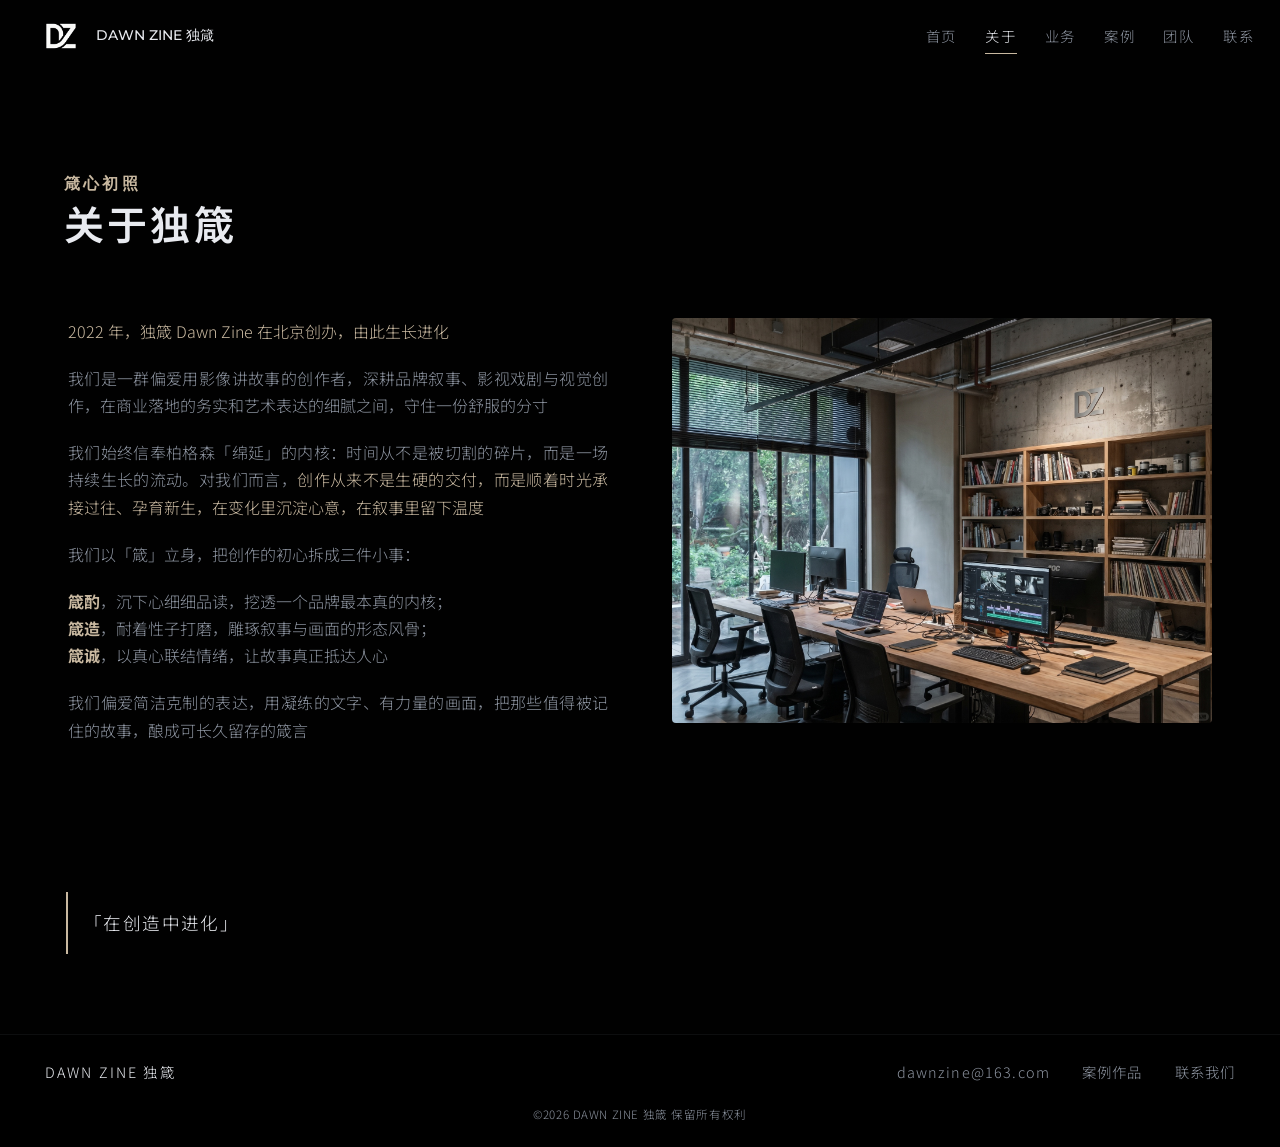
<file: about.html>
<!DOCTYPE html>
<html lang="zh-CN">
<head>
  <meta charset="UTF-8">
  <meta name="viewport" content="width=device-width, initial-scale=1.0">
  <title>箴心初照 | 关于独箴 — Dawn Zine</title>
  <meta name="description" content="独箴文化 2022 年创立于北京，以柏格森哲学「绵延」为理念，专注品牌叙事与影视戏剧全链路创作。">
  <meta name="keywords" content="独箴文化,关于独箴,品牌叙事,创意影视,北京">
  <link rel="preconnect" href="https://fonts.googleapis.com">
  <link rel="preconnect" href="https://fonts.gstatic.com" crossorigin>
  <link href="https://fonts.googleapis.com/css2?family=Montserrat:wght@300;400;500;600;700&family=Noto+Sans+SC:wght@300;400;500;600;700&display=swap" rel="stylesheet">
  <link rel="stylesheet" href="css/tokens.css">
  <link rel="stylesheet" href="css/base.css">
  <link rel="stylesheet" href="css/components.css">
  <link rel="stylesheet" href="css/layout.css">
</head>
<body data-page="about">
  <header class="site-nav" role="banner">
    <a href="index.html" class="logo-area">
      <img src="assets/logos/logo.png" alt="" class="logo-img">
      <span class="logo-text">DAWN ZINE 独箴</span>
    </a>
    <button class="nav-toggle" type="button" aria-label="打开菜单" aria-expanded="false">
      <span></span><span></span><span></span>
    </button>
    <nav class="nav-links" aria-label="主导航">
      <a href="index.html" data-nav="home">首页</a>
      <a href="about.html" data-nav="about">关于</a>
      <a href="services.html" data-nav="services">业务</a>
      <a href="works.html" data-nav="works">案例</a>
      <a href="team.html" data-nav="team">团队</a>
      <a href="contact.html" data-nav="contact">联系</a>
    </nav>
  </header>

  <main>
    <header class="page-hero">
      <p class="page-hero-eyebrow">箴心初照</p>
      <h1>关于独箴</h1>
    </header>

    <section class="section">
      <div class="section-inner about-split">
        <div class="about-text reveal">
          <p><span style="color:var(--gold)">2022 年，独箴 Dawn Zine 在北京创办，由此生长进化</span></p>
          <p>我们是一群偏爱用影像讲故事的创作者，深耕品牌叙事、影视戏剧与视觉创作，在商业落地的务实和艺术表达的细腻之间，守住一份舒服的分寸</p>
          <p>我们始终信奉柏格森「绵延」的内核：时间从不是被切割的碎片，而是一场持续生长的流动。对我们而言，<span style="color:var(--gold)">创作从来不是生硬的交付，而是顺着时光承接过往、孕育新生，在变化里沉淀心意，在叙事里留下温度</span></p>
          <p>我们以「箴」立身，把创作的初心拆成三件小事：</p>
            <p><strong style="color:var(--gold)">箴酌</strong>，沉下心细细品读，挖透一个品牌最本真的内核；<br>
              <strong style="color:var(--gold)">箴造</strong>，耐着性子打磨，雕琢叙事与画面的形态风骨；<br>
              <strong style="color:var(--gold)">箴诚</strong>，以真心联结情绪，让故事真正抵达人心</p>
          
          <p>我们偏爱简洁克制的表达，用凝练的文字、有力量的画面，把那些值得被记住的故事，酿成可长久留存的箴言</p>
          
        </div>
        <div class="about-image reveal" style="background-image:url('assets/images/about/aboutdz.png')" role="img" aria-label="工作室创作场景"></div>
      </div>
  
      <div class="section-inner">
        <blockquote class="quote-block reveal">「在创造中进化」</blockquote>
      </div>

    </section>
  </main>

  <footer class="site-footer">
    <div class="footer-inner">
      <div class="footer-brand">DAWN ZINE 独箴</div>
      <div class="footer-links">
        <a href="mailto:dawnzine@163.com">dawnzine@163.com</a>
        <a href="works.html">案例作品</a>
        <a href="contact.html">联系我们</a>
      </div>
      <p class="footer-copy">©2026 DAWN ZINE 独箴 保留所有权利</p>
    </div>
  </footer>

  <script src="js/nav.js"></script>
  <script src="js/reveal.js"></script>
</body>
</html>
</file>
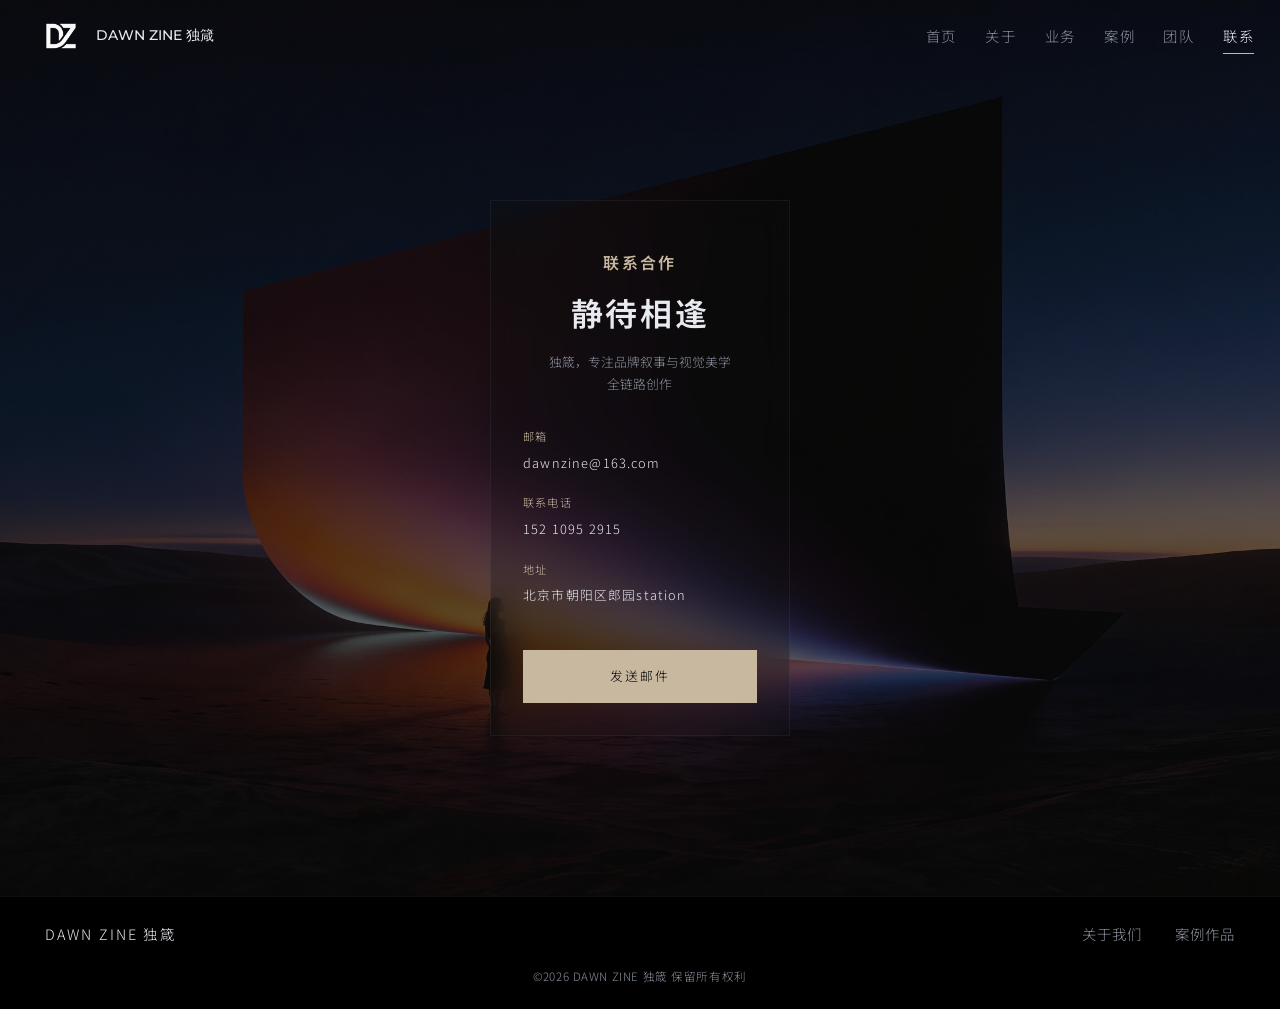
<file: contact.html>
<!DOCTYPE html>
<html lang="zh-CN">
<head>
  <meta charset="UTF-8">
  <meta name="viewport" content="width=device-width, initial-scale=1.0">
  <title>联系合作 — Dawn Zine Studio 独箴文化</title>
  <meta name="description" content="联系独箴文化 Dawn Zine Studio，洽谈品牌影像、戏剧影视与创意制作合作。邮箱 dawnzine@163.com">
  <meta name="keywords" content="联系独箴,合作洽谈,宣传片制作,影视合作">
  <link rel="preconnect" href="https://fonts.googleapis.com">
  <link rel="preconnect" href="https://fonts.gstatic.com" crossorigin>
  <link href="https://fonts.googleapis.com/css2?family=Montserrat:wght@300;400;500;600;700&family=Noto+Sans+SC:wght@300;400;500;600;700&display=swap" rel="stylesheet">
  <link rel="stylesheet" href="css/tokens.css">
  <link rel="stylesheet" href="css/base.css">
  <link rel="stylesheet" href="css/components.css">
  <link rel="stylesheet" href="css/layout.css">
</head>
<body data-page="contact">
  <header class="site-nav" role="banner">
    <a href="index.html" class="logo-area">
      <img src="assets/logos/logo.png" alt="" class="logo-img">
      <span class="logo-text">DAWN ZINE 独箴</span>
    </a>
    <button class="nav-toggle" type="button" aria-label="打开菜单" aria-expanded="false">
      <span></span><span></span><span></span>
    </button>
    <nav class="nav-links" aria-label="主导航">
      <a href="index.html" data-nav="home">首页</a>
      <a href="about.html" data-nav="about">关于</a>
      <a href="services.html" data-nav="services">业务</a>
      <a href="works.html" data-nav="works">案例</a>
      <a href="team.html" data-nav="team">团队</a>
      <a href="contact.html" data-nav="contact">联系</a>
    </nav>
  </header>

  <main class="contact-hero">
    <div class="contact-card reveal">
      <p class="section-eyebrow-contact" style="text-align:center">联系合作</p>
      <h2>静待相逢</h2>
      <p style="color:var(--muted);margin-bottom:2rem;text-align:center;font-size:0.8rem">独箴，专注品牌叙事与视觉美学<br>全链路创作<br></p>
      <div class="contact-item">
        <label>邮箱</label>
        <p><a href="mailto:dawnzine@163.com">dawnzine@163.com</a></p>
      </div>
      <div class="contact-item">
        <label>联系电话</label>
        <p>152 1095 2915</p>
      </div>
      <div class="contact-item">
        <label>地址</label>
        <p>北京市朝阳区郎园station</p>
      </div>
      <a href="mailto:dawnzine@163.com?subject=合作咨询%20-%20独箴文化" class="btn btn-primary">发送邮件</a>
    </div>
  </main>

  <footer class="site-footer">
    <div class="footer-inner">
      <div class="footer-brand">DAWN ZINE 独箴</div>
      <div class="footer-links">
        <a href="about.html">关于我们</a>
        <a href="works.html">案例作品</a>
      </div>
      <p class="footer-copy">©2026 DAWN ZINE 独箴 保留所有权利</p>
    </div>
  </footer>

  <script src="js/nav.js"></script>
  <script src="js/reveal.js"></script>
</body>
</html>
</file>
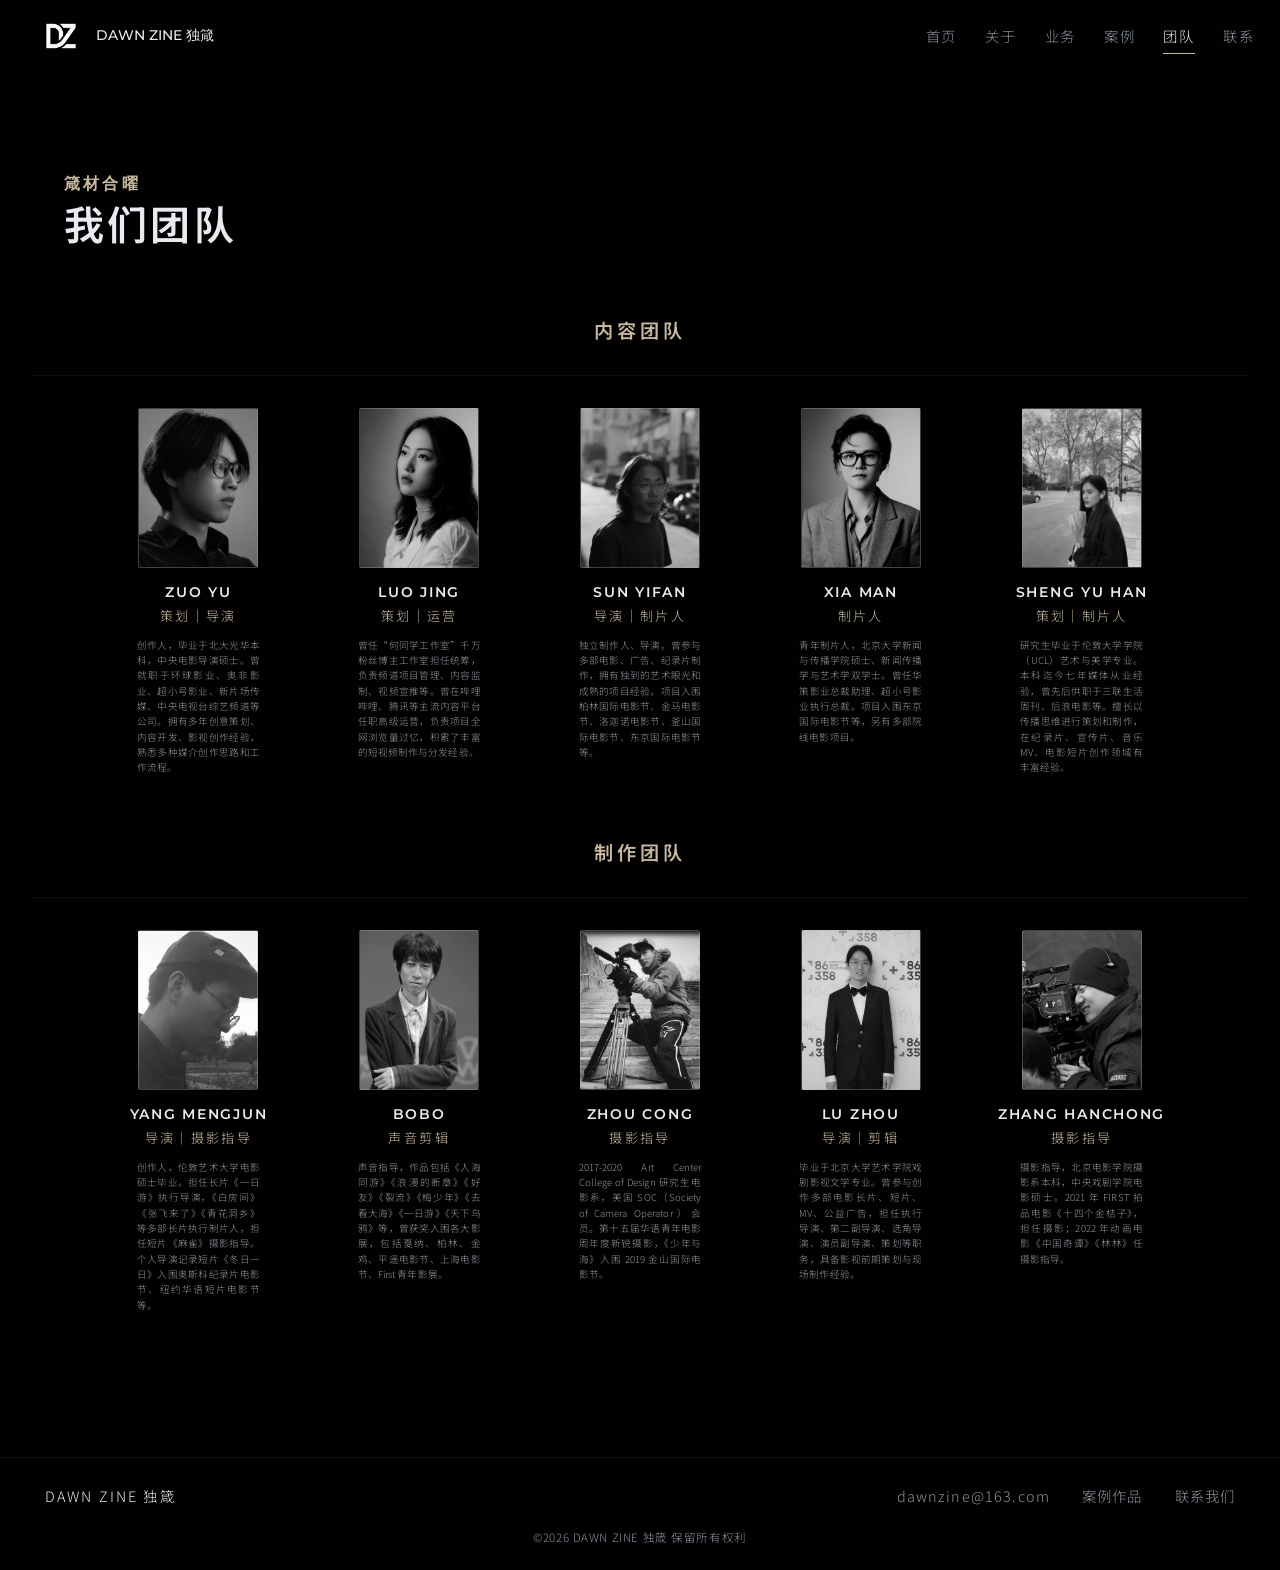
<file: team.html>
<!DOCTYPE html>
<html lang="zh-CN">
<head>
  <meta charset="UTF-8">
  <meta name="viewport" content="width=device-width, initial-scale=1.0">
  <title>箴材合曜 | 核心团队 — Dawn Zine Studio</title>
  <meta name="description" content="独箴文化核心团队：策划导演、制片人、摄影指导、声音指导，汇聚北大、中戏、国际影展等专业背景。">
  <meta name="keywords" content="核心团队,创意团队,影视制作团队,独箴文化">
  <link rel="preconnect" href="https://fonts.googleapis.com">
  <link rel="preconnect" href="https://fonts.gstatic.com" crossorigin>
  <link href="https://fonts.googleapis.com/css2?family=Montserrat:wght@300;400;500;600;700&family=Noto+Sans+SC:wght@300;400;500;600;700&display=swap" rel="stylesheet">
  <link rel="stylesheet" href="css/tokens.css">
  <link rel="stylesheet" href="css/base.css">
  <link rel="stylesheet" href="css/components.css">
  <link rel="stylesheet" href="css/layout.css">
</head>
<body data-page="team">
  <header class="site-nav" role="banner">
    <a href="index.html" class="logo-area">
      <img src="assets/logos/logo.png" alt="" class="logo-img">
      <span class="logo-text">DAWN ZINE 独箴</span>
    </a>
    <button class="nav-toggle" type="button" aria-label="打开菜单" aria-expanded="false">
      <span></span><span></span><span></span>
    </button>
    <nav class="nav-links" aria-label="主导航">
      <a href="index.html" data-nav="home">首页</a>
      <a href="about.html" data-nav="about">关于</a>
      <a href="services.html" data-nav="services">业务</a>
      <a href="works.html" data-nav="works">案例</a>
      <a href="team.html" data-nav="team">团队</a>
      <a href="contact.html" data-nav="contact">联系</a>
    </nav>
  </header>

  <main>
    <header class="page-hero" style="--page-hero-bg: url('assets/images/hero-poster.png')">
      <p class="page-hero-eyebrow">箴材合曜</p>
      <h1>我们团队</h1>
    </header>

    <section class="section">
      <div class="section-inner">
        <h2 class="team-section-title reveal">内容团队</h2>
        <div class="team-grid">
          <article class="team-card reveal">
            <div class="team-photo" style="background-image:url('assets/images/team/1.png')"></div>
            <h4 class="en">ZUO YU</h4>
            <p class="role">策划｜导演</p>
            <p class="bio">创作人，毕业于北大光华本科，中央电影导演硕士。曾就职于环球影业、奥非影业、超小号影业、新片场传媒、中央电视台综艺频道等公司。拥有多年创意策划、内容开发、影视创作经验，熟悉多种媒介创作思路和工作流程。</p>
          </article>
          <article class="team-card reveal reveal-delay-1">
            <div class="team-photo" style="background-image:url('assets/images/team/2.png')"></div>
            <h4 class="en">LUO JING</h4>
            <p class="role">策划｜运营</p>
            <p class="bio">曾任“何同学工作室”千万粉丝博主工作室担任统筹，负责频道项目管理、内容监制、视频宣推等。曾在哔哩哔哩、腾讯等主流内容平台任职高级运营，负责项目全网浏览量过亿，积累了丰富的短视频制作与分发经验。</p>
          </article>
          <article class="team-card reveal reveal-delay-2">
            <div class="team-photo" style="background-image:url('assets/images/team/3.png')"></div>
            <h4 class="en">SUN YIFAN</h4>
            <p class="role">导演｜制片人</p>
            <p class="bio">独立制作人、导演。曾参与多部电影、广告、纪录片制作，拥有独到的艺术眼光和成熟的项目经验。项目入围柏林国际电影节、金马电影节、洛迦诺电影节、釜山国际电影节、东京国际电影节等。</p>
          </article>
          <article class="team-card reveal reveal-delay-3">
            <div class="team-photo" style="background-image:url('assets/images/team/4.png')"></div>
            <h4 class="en">XIA MAN</h4>
            <p class="role">制片人</p>
            <p class="bio">青年制片人，北京大学新闻与传播学院硕士、新闻传播学与艺术学双学士。曾任华策影业总裁助理、超小号影业执行总裁。项目入围东京国际电影节等，另有多部院线电影项目。</p>
          </article>
          <article class="team-card reveal reveal-delay-4">
            <div class="team-photo" style="background-image:url('assets/images/team/5.png')"></div>
            <h4 class="en">SHENG YU HAN</h4>
            <p class="role">策划｜制片人</p>
            <p class="bio">研究生毕业于伦敦大学学院（UCL）艺术与美学专业。本科迄今七年媒体从业经验，曾先后供职于三联生活周刊、后浪电影等。擅长以传播思维进行策划和制作，在纪录片、宣传片、音乐 MV、电影短片创作领域有丰富经验。</p>
          </article>
        </div>

        <h2 class="team-section-title reveal">制作团队</h2>
        <div class="team-grid">
          <article class="team-card reveal">
            <div class="team-photo" style="background-image:url('assets/images/team/6.png')"></div>
            <h4 class="en">YANG MENGJUN</h4>
            <p class="role">导演｜摄影指导</p>
            <p class="bio">创作人，伦敦艺术大学电影硕士毕业。担任长片《一日游》执行导演，《白房间》《张飞来了》《青花洞乡》等多部长片执行制片人，担任短片《麻雀》摄影指导。个人导演记录短片《冬日一日》入围奥斯科纪录片电影节、纽约华语短片电影节等。</p>
          </article>
          <article class="team-card reveal reveal-delay-1">
            <div class="team-photo" style="background-image:url('assets/images/team/7.png')"></div>
            <h4 class="en">BOBO</h4>
            <p class="role">声音剪辑</p>
            <p class="bio">声音指导，作品包括《人海同游》《浪漫的断章》《好友》《裂流》《梅少年》《去看大海》《一日游》《天下乌鸦》等，曾获奖入围各大影展，包括戛纳、柏林、金鸡、平遥电影节、上海电影节、First 青年影展。</p>
          </article>
          <article class="team-card reveal reveal-delay-2">
            <div class="team-photo" style="background-image:url('assets/images/team/8.png')"></div>
            <h4 class="en">ZHOU CONG</h4>
            <p class="role">摄影指导</p>
            <p class="bio">2017-2020 Art Center College of Design 研究生电影系，美国 SOC（Society of Camera Operator）会员。第十五届华语青年电影周年度新锐摄影，《少年与海》入围 2019 金山国际电影节。</p>
          </article>
          <article class="team-card reveal reveal-delay-3">
            <div class="team-photo" style="background-image:url('assets/images/team/9.png')"></div>
            <h4 class="en">LU ZHOU</h4>
            <p class="role">导演｜剪辑</p>
            <p class="bio">毕业于北京大学艺术学院戏剧影视文学专业。曾参与创作多部电影长片、短片、MV、公益广告，担任执行导演、第二副导演、选角导演、演员副导演、策划等职务，具备影视前期策划与现场制作经验。</p>
          </article>
          <article class="team-card reveal reveal-delay-4">
            <div class="team-photo" style="background-image:url('assets/images/team/10.png')"></div>
            <h4 class="en">ZHANG HANCHONG</h4>
            <p class="role">摄影指导</p>
            <p class="bio">摄影指导，北京电影学院摄影系本科，中央戏剧学院电影硕士。2021 年 FIRST 拍品电影《十四个金桔子》，担任摄影；2022 年动画电影《中国奇谭》《林林》任摄影指导。</p>
          </article>
        </div>
      </div>
    </section>
  </main>

  <footer class="site-footer">
    <div class="footer-inner">
      <div class="footer-brand">DAWN ZINE 独箴</div>
      <div class="footer-links">
        <a href="mailto:dawnzine@163.com">dawnzine@163.com</a>
        <a href="works.html">案例作品</a>
        <a href="contact.html">联系我们</a>
      </div>
      <p class="footer-copy">©2026 DAWN ZINE 独箴 保留所有权利</p>
    </div>
  </footer>

  <script src="js/nav.js"></script>
  <script src="js/reveal.js"></script>
</body>
</html>
</file>
<file: css/tokens.css>
:root {
  --bg: #010101;
  --surface: #070708;
  --surface-elevated: #0d0d0f;
  --text: #e8eaef;
  --muted: #8b929e;
  --ink: #101116;
  --space-blue: #111723;
  --gold: #c8b8a0;
  --gold-bright: #e2d6c4;
  --silver: #a8b0c0;
  --glow-champagne: rgba(200, 184, 168, 0.18);
  --glow-blue: rgba(44, 52, 66, 0.16);
  --border: rgba(168, 176, 192, 0.08);
  --nav-height: 72px;
  --max-width: 1920px;
  --space-section: clamp(50px, 4vw, 160px);
  --font-cn: "Noto Sans SC", "Source Han Sans SC", "PingFang SC", sans-serif;
  --font-en: "Montserrat", sans-serif;
  --ease: cubic-bezier(0.4, 0, 0.2, 1);
  --transition: 0.35s var(--ease);
  --transition-slow: 0.6s var(--ease);
}
</file>
<file: css/base.css>
*,
*::before,
*::after {
  margin: 0;
  padding: 0;
  box-sizing: border-box;
}

html {
  scroll-behavior: smooth;
  -webkit-text-size-adjust: 100%;
}

body {
  min-height: 100vh;
  display: flex;
  flex-direction: column;
  background: var(--bg);
  color: var(--text);
  font-family: var(--font-cn);
  font-weight: 300;
  line-height: 1.7;
  font-size: 16px;
  overflow-x: hidden;
}

body.nav-open {
  overflow: hidden;
}

img,
video {
  max-width: 100%;
  display: block;
}

a {
  color: inherit;
  text-decoration: none;
  transition: color var(--transition);
}

a:hover {
  color: var(--gold);
}

h1,
h2,
h3,
h4 {
  font-weight: 600;
  letter-spacing: 0.08em;
  line-height: 1.3;
}

h1 {
  font-size: clamp(2rem, 5vw, 3.25rem);
}

h2 {
  font-size: clamp(1.5rem, 3vw, 2rem);
}

.en {
  font-family: var(--font-en);
  letter-spacing: 0.12em;
}

main {
  position: relative;
  flex: 1 0 auto;
  padding-top: var(--nav-height);
  background: var(--bg);
}

main::before {
  content: "";
  position: fixed;
  inset: 0;
  pointer-events: none;
  z-index: -1;
  background: linear-gradient(135deg, rgba(255, 255, 255, 0.008), transparent 42%, rgba(255, 255, 255, 0.006));
  opacity: 0.72;
}

main > section {
  background-color: transparent;
}

main > section:not(.hero) {
  margin-top: -0.1rem;
}

main > section:not(.hero)::before {
  border-top: 0px solid rgba(255, 255, 255, 0.008);
}

main > section:not(.hero)::after {
  border-bottom: 0px solid rgba(0, 0, 0, 0.18);
}

.section {
  position: relative;
  padding: var(--space-section) 0% 5rem;
  overflow: hidden;
}

.section::marker {
  content: "";
}


.section-inner {
  max-width: clamp(100px, 95vw, 1920px);
  margin: 0 auto;
}

.section-eyebrow {
  font-family: var(--font-en);
  font-size: 1rem;
  font-weight: 600;
  letter-spacing: 0.2em;
  text-transform: uppercase;
  color: var(--gold);
  margin-bottom: 0.1rem;
  padding: 0 5% 0rem;
}

.section-title {
  font-size: clamp(1.35rem, 2.4vw, 2.8rem);
  font-weight: 600;
  margin-bottom: 2.5rem;
  letter-spacing: 0.1em;
  padding: 0 5% 0rem;
}

.section-title span {
  color: var(--muted);
  font-weight: 300;
}

.page-hero {

  position: relative;
  min-height: clamp(80px, 10vw, 300px);
  display: flex;
  flex-direction: column;
  justify-content: center;
  align-items: flex-start;
  padding: calc(var(--nav-height) + 2vw) 5% 1rem;
  overflow: hidden;
  isolation: isolate;
  background: var(--bg);
  margin-bottom: 0.1rem;
}

.page-hero h1 {
  
  font-size: clamp(1.5rem,4vw,2.5rem);
  position: relative;
  z-index: 2;
  max-width: var(--max-width);
  margin: 0 auto;
  width: 100%;
}

.page-hero-eyebrow {
  
  position: relative;
  z-index: 2;
  max-width: var(--max-width);
  width: 100%;
  font-family: var(--font-en);
  font-size: 1rem;
  font-weight: 600;
  letter-spacing: 0.2rem;
  color: var(--gold);
  margin: 0 auto; 
}

.reveal {
  opacity: 0;
  transform: translateY(24px);
  transition: opacity var(--transition-slow), transform var(--transition-slow);
}

.reveal.is-visible {
  opacity: 1;
  transform: translateY(0);
}

.reveal-delay-1 { transition-delay: 0.1s; }
.reveal-delay-2 { transition-delay: 0.2s; }
.reveal-delay-3 { transition-delay: 0.3s; }
.reveal-delay-4 { transition-delay: 0.4s; }


.sr-only {
  position: absolute;
  width: 1px;
  height: 1px;
  padding: 0;
  margin: -1px;
  overflow: hidden;
  clip: rect(0, 0, 0, 0);
  border: 0;
}
</file>
<file: css/components.css>
/* Navigation */
.site-nav {
  position: fixed;
  top: 0;
  left: 0;
  right: 0;
  height: var(--nav-height);
  display: flex;
  align-items: center;
  justify-content: space-between;
  padding: 0 2%;
  z-index: 1000;
  transition: background var(--transition), backdrop-filter var(--transition);
}

.site-nav.is-scrolled {
  background: rgba(10, 10, 10, 0.92);
  backdrop-filter: blur(12px);
  border-bottom: 1px solid var(--border);
}

.logo-area {
  display: flex;
  align-items: center;
  gap: 0px;
  z-index: 1001;
  transform: translateX(-0.5rem);
}

.logo-img {
  height: 65px;
  width: auto;
  object-fit: contain;
  flex-shrink: 0;
}

.logo-text {
  font-family: var(--font-en);
  font-size: 0.85rem;
  font-weight: 500;
  letter-spacing: 0;
  transform: translateX(-0.5rem);
}

.nav-links {
  display: flex;
  align-items: center;
  gap: 1.75rem;
}

.nav-links a {
  font-size: 0.9rem;
  letter-spacing: 0.12em;
  color: var(--muted);
  position: relative;
}

.nav-links a:hover,
.nav-links a.is-active {
  color: var(--text);
}

.nav-links a.is-active::after {
  content: "";
  position: absolute;
  bottom: -6px;
  left: 0;
  right: 0;
  height: 1px;
  background: var(--gold);
}

.nav-toggle {
  display: none;
  flex-direction: column;
  gap: 6px;
  background: none;
  border: none;
  cursor: pointer;
  padding: 8px;
  z-index: 1001;
}

.nav-toggle span {
  display: block;
  width: 24px;
  height: 1px;
  background: var(--text);
  transition: transform var(--transition), opacity var(--transition);
}

.nav-toggle.is-open span:nth-child(1) {
  transform: translateY(7px) rotate(45deg);
}

.nav-toggle.is-open span:nth-child(2) {
  opacity: 0;
}

.nav-toggle.is-open span:nth-child(3) {
  transform: translateY(-7px) rotate(-45deg);
}

/* Footer */
.site-footer {
  flex-shrink: 0;
  padding: 1.6rem 3.5% 1.4rem;
  border-top: 1px solid var(--border);
  background: #000;
}

.footer-inner {
  max-width: var(--max-width);
  margin: 0 auto;
  display: flex;
  flex-wrap: wrap;
  justify-content: space-between;
  align-items: center;
  gap: 0.9rem 5rem;
}

.footer-brand {
 
  font-size: clamp(0.7rem, 2vw, 0.9rem);
  letter-spacing: 0.15em;
}

.footer-links {
  display: flex;
  flex-wrap: wrap;
  gap: 2rem;
  text-align: center;

}

.footer-links a {
  font-size: clamp(0.7rem, 2vw, 0.9rem);
  color: var(--muted);
  letter-spacing: 0.08em;
}

.footer-copy {
  width: 100%;
  text-align: center;
  font-size: clamp(0.65rem, 0.9vw, 0.9rem);
  color: var(--muted);
  margin-top: 0.35rem;
  letter-spacing: 0.05em;
}

@media (max-width: 768px) {
  .footer-inner {
    justify-content: center;
    text-align: center;
  }
}

/* Cards */
.card {
  background: var(--surface);
  border: 1px solid var(--border);
  border-radius: 4px;
  overflow: hidden;
  transition: transform var(--transition), border-color var(--transition);
}

.card:hover {
  transform: translateY(-8px);
  border-color: rgba(201, 169, 98, 0.3);
}

.card-image {
  aspect-ratio: 16 / 10;
  background: var(--surface-elevated) center / cover no-repeat;
  position: relative;
}

.card-body {
  padding: 1rem;
}

.card-body h3 {
  font-size: 1rem;
  margin-bottom: 0.3rem;
  letter-spacing: 0.1em;
}

.card-body p {
  font-size: 0.85rem;
  color: var(--muted);
  line-height: 1.6;
}

.service-slogan-unit {
  width: min(760px, 92%);
  margin: 3.5rem auto 0;
  text-align: center;
  opacity: 0.96;
  transition: opacity 0.45s var(--ease), transform 0.45s var(--ease), filter 0.45s var(--ease);
}

.service-slogan-unit:hover {
  opacity: 1;
  transform: translateY(-2px);
  filter: brightness(1.04);
}

.service-slogan-line {
  width: min(420px, 72%);
  height: 1px;
  margin: 1.05rem auto 0;
  background: linear-gradient(90deg, transparent, rgba(188, 196, 210, 0.28), rgba(200, 184, 168, 0.18), rgba(188, 196, 210, 0.28), transparent);
  box-shadow: 0 0 18px rgba(168, 176, 192, 0.035);
}

.service-slogan-main {
  display: inline-flex;
  align-items: center;
  justify-content: center;
  flex-wrap: wrap;
  gap: 0.55rem;
  margin: 0;
  font-size: clamp(0.94rem, 1.2vw, 1.08rem);
  line-height: 1.8;
  letter-spacing: 0.22em;
  font-weight: 300;
}

.service-slogan-cn {
  color: rgba(200, 184, 160, 0.88);
  font-weight: 400;
}

.service-slogan-sep {
  color: rgba(168, 176, 192, 0.42);
  margin: 0 -0.2rem;
}

.service-slogan-en {
  color: rgba(200, 184, 160, 0.88);
  font-size: 1em;
  font-weight: 400;
  letter-spacing: 0.2em;
}

.service-slogan-sub {
  margin: 0.72rem 0 0;
  color: rgba(188, 193, 204, 0.62);
  font-size: clamp(0.76rem, 0.9vw, 0.84rem);
  line-height: 1.9;
  letter-spacing: 0.18em;
  font-weight: 300;
}

@media (max-width: 720px) {
  .service-slogan-main {
    flex-direction: column;
    gap: 0.2rem;
    letter-spacing: 0.16em;
  }

  .service-slogan-sep {
    display: none;
  }

  .service-slogan-sub {
    letter-spacing: 0.12em;
  }
}

/* Tags */
.tag {
  display: inline-block;
  font-size: 0.65rem;
  letter-spacing: 0.15em;
  padding: 0.35rem 0.75rem;
  border: 1px solid var(--ink);
  color: var(--gold);
  background: rgba(30, 58, 95, 0.25);
}

/* Buttons */
.btn {
  display: inline-block;
  padding: 0.9rem 2rem;
  font-size: 0.8rem;
  letter-spacing: 0.15em;
  border: 1px solid var(--gold);
  color: var(--gold);
  background: transparent;
  cursor: pointer;
  transition: background var(--transition), color var(--transition);
}

.btn:hover {
  background: var(--gold);
  color: var(--bg);
}

.btn-primary {
  background: var(--gold);
  color: var(--bg);
}

.btn-primary:hover {
  background: #d4b872;
  color: var(--bg);
}

/* Stats */
.stats-grid {
  display: grid;
  grid-template-columns: repeat(4, 1fr);
  gap: 2rem;
  text-align: center;
  padding: 2rem;
}

.stat-item .stat-num {
  font-family: var(--font-en);
  font-size: clamp(2rem, 4vw, 3rem);
  font-weight: 600;
  color: var(--gold);
  line-height: 1.2;
}

.stat-item .stat-label {
  font-size: 0.85rem;
  color: var(--muted);
  margin-top: 0.5rem;
  letter-spacing: 0.08em;
}

.stats-section {
  position: relative;
  overflow: hidden;
  isolation: isolate;
  padding-top: calc(var(--space-section) + 10vw);
  padding-bottom: calc(var(--space-section) + 10vw);
}

.stats-section::before {
  content: "";
  position: absolute;
  inset: 0;
  z-index: 0;
  pointer-events: none;
  background: linear-gradient(180deg, rgba(1, 1, 1, 0.92), rgba(1, 1, 1, 0.92));
}

.stats-section::after {
  display: none;
}

.stats-particle-bg {
  --stats-particle-inset: -100px;
  --stats-particle-frame-inset: 10px;
  --stats-particle-scale: 1;
  --stats-particle-opacity: 0.66;
  position: absolute;
  inset: var(--stats-particle-inset);
  z-index: 0;
  overflow: hidden;
  pointer-events: none;
  opacity: 0.9;
  mix-blend-mode: screen;
}

.stats-particle-bg iframe {
  position: absolute;
  inset: var(--stats-particle-frame-inset);
  width: calc(100% - (var(--stats-particle-frame-inset) * 2));
  height: calc(100% - (var(--stats-particle-frame-inset) * 2));
  border: 0;
  background: transparent;
  transform: scale(var(--stats-particle-scale));
  transform-origin: center;
  filter: brightness(0.99) contrast(0.99) saturate(0.99);
  opacity: var(--stats-particle-opacity);
  pointer-events: none;
}

@media (max-width: 768px) {
  .stats-particle-bg {
    --stats-particle-inset: 0px;
    --stats-particle-frame-inset: 0px;
    --stats-particle-scale: 1;
    --stats-particle-opacity: 0.44;
  }
}

@media (max-width: 480px) {
  .stats-particle-bg {

    --stats-particle-inset: 0px;
    --stats-particle-frame-inset: 0px;
    --stats-particle-scale: 1;
    --stats-particle-opacity: 0.36;
  }
}

.stats-section .section-inner {
  position: relative;
  z-index: 2;
}

.stats-section .stats-grid {
  position: relative;
  z-index: 2;
}

/* Brand idea — pure text orbit system */
.section-idea {
  position: relative;
  min-height: 100vh;
  display: flex;
  align-items: center;
  padding: 0 ;
  margin-top: -6vh;
  margin-bottom: -80px;
  overflow: hidden;
  isolation: isolate;
  background: #010101;
}

.idea-cosmos {
  position: absolute;
  inset: 0;
  z-index: 0;
  overflow: hidden;
  pointer-events: none;
  background: #010101;
}

.idea-cosmos::before {
  content: "";
  display: none;
  position: absolute;
  inset: -12%;
  z-index: 2;
  opacity: 0;
  pointer-events: none;
  background:
    radial-gradient(circle at 50% 28%, rgba(200, 184, 168, 0.055), transparent 18%),
    radial-gradient(circle at 50% 54%, rgba(168, 176, 192, 0.048), transparent 22%);
  filter: blur(18px);
  transform: scale(1.08);
  transition: opacity 0.8s var(--ease), transform 1.2s var(--ease);
}

.section-idea:has(.idea-node:hover) .idea-cosmos::before {
  opacity: 1;
  transform: scale(0.96);
}

.idea-particle-frame {
  position: absolute;
  inset: -6%;
  z-index: 1;
  width: 112%;
  height: 112%;
  border: 0;
  background: transparent;
  opacity: 40%;
  pointer-events: none;
  filter: brightness(0.92) contrast(1.02) saturate(0.78);
  transform: scale(1.02);
  transition: opacity 1.2s var(--ease), filter 1.2s var(--ease), transform 1.2s var(--ease);
}

.section-idea.is-content-visible .idea-particle-frame {
  opacity: 0.72;
  filter: brightness(0.78) contrast(1.04) saturate(0.82);
}

.section-idea:has(.idea-node:hover) .idea-particle-frame {
  opacity: 0.88;
  filter: brightness(0.9) contrast(1.08) saturate(0.9);
  transform: scale(0.995);
}

.idea-cosmos-gradient {
  position: absolute;
  inset: 0;
  z-index: 3;
  pointer-events: none;
  background:
    linear-gradient(180deg, rgba(1, 1, 1, 0.96) 0%, rgba(1, 1, 1, 0.2) 28%, rgba(1, 1, 1, 0.18) 68%, rgba(1, 1, 1, 0.92) 100%),
    linear-gradient(90deg, rgba(1, 1, 1, 0.86) 0%, transparent 22%, transparent 78%, rgba(1, 1, 1, 0.86) 100%);
}

.idea-stage {
  position: relative;
  z-index: 4;
  width: min(var(--max-width), 100%);
  opacity: 1;
  transform: translateY(0);
  transition: opacity 1.5s var(--ease), transform 1.5s var(--ease);
}

.section-idea.is-content-visible .idea-stage {
  opacity: 1;
  transform: translateY(0);
}

.idea-header {
  position: relative;
  z-index: 5;
  text-align: left;
  margin-bottom: clamp(1.6rem, 3vw, 2.6rem);
}

.idea-header .section-eyebrow {
  color: rgba(200, 184, 168, 0.72);
}

.idea-header .section-title {
  margin-bottom: 0;
  color: rgba(238, 240, 245, 0.94);
  background: none;
  -webkit-background-clip: initial;
  background-clip: initial;
  -webkit-text-fill-color: currentColor;
}

.idea-orbit {
  --orbit-size: clamp(410px, 48vw, 620px);
  --outer-radius: calc(var(--orbit-size) * 0.405);
  --inner-radius: calc(var(--orbit-size) * 0.245);
  position: relative;
  width: var(--orbit-size);
  height: var(--orbit-size);
  margin: 0 auto;
  opacity: 1;
  transform: translateY(0) scale(1);
  animation: idea-orbit-enter 1.45s var(--ease) both;
  transition: opacity 1.4s var(--ease) 0.18s, transform 1.4s var(--ease) 0.18s;
}

.section-idea.is-content-visible .idea-orbit {
  opacity: 1;
  transform: translateY(0) scale(1);
}

.idea-orbit:hover .idea-system,
.idea-orbit:hover .idea-node-content {
  animation-play-state: paused;
}

.idea-orbit:hover {
  animation-play-state: paused;
}

.idea-orbit:hover .idea-orbit-ring {
  animation-play-state: paused;
  border-color: rgba(216, 222, 234, 0.42);
  opacity: 1;
  box-shadow:
    inset 0 0 38px rgba(168, 176, 192, 0.05),
    0 0 42px rgba(200, 184, 168, 0.055);
}

.idea-orbit-ring {
  position: absolute;
  left: 50%;
  top: 50%;
  border: 1px solid rgba(188, 196, 210, 0.3);
  border-radius: 50%;
  opacity: 0.95;
  pointer-events: none;
  box-shadow:
    inset 0 0 30px rgba(168, 176, 192, 0.032),
    0 0 34px rgba(200, 184, 168, 0.035);
  transition: border-color 0.65s var(--ease), box-shadow 0.65s var(--ease), opacity 0.65s var(--ease);
}

.idea-orbit-ring--outer {
  width: calc(var(--outer-radius) * 2);
  height: calc(var(--outer-radius) * 2);
  transform: translate(-50%, -50%);
  animation: idea-ring-drift 88s linear infinite;
}

.idea-orbit-ring--inner {
  width: calc(var(--inner-radius) * 2);
  height: calc(var(--inner-radius) * 2);
  transform: translate(-50%, -50%);
  border-color: rgba(168, 176, 192, 0.18);
  opacity: 0.78;
  box-shadow:
    inset 0 0 24px rgba(168, 176, 192, 0.02),
    0 0 24px rgba(200, 184, 168, 0.02);
  animation: idea-ring-drift 118s linear infinite reverse;
}

.idea-orbit-ring::before,
.idea-orbit-ring::after {
  content: "";
  position: absolute;
  inset: -1px;
  border-radius: 50%;
  border: 1px solid transparent;
  pointer-events: none;
}

.idea-orbit-ring::before {
  border-top-color: rgba(226, 214, 196, 0.34);
  border-right-color: rgba(168, 176, 192, 0.18);
  opacity: 0.72;
}

.idea-orbit-ring::after {
  inset: 12%;
  border-color: rgba(168, 176, 192, 0.085);
}

.idea-galaxy-core {
  --galaxy-logo-size: clamp(78px, 3vw, 80px);
  position: absolute;
  left: 50%;
  top: 50%;
  z-index: 6;
  width: var(--galaxy-logo-size);
  height: var(--galaxy-logo-size);
  display: grid;
  place-items: center;
  border-radius: 50%;
  background: rgba(1, 1, 1, 0.16);
  box-shadow:
    0 0 22px rgba(200, 184, 168, 0.16),
    0 0 46px rgba(168, 176, 192, 0.08);
  cursor: pointer;
  pointer-events: auto;
  transform: translate(-50%, -50%);
}

.idea-galaxy-core:focus-visible {
  outline: none;
  filter: brightness(1.08);
  box-shadow:
    0 0 24px rgba(200, 184, 168, 0.22),
    0 0 52px rgba(168, 176, 192, 0.12);
}

.idea-galaxy-core img {
  width: 500%;
  height: 500%;
  object-fit: contain;
  filter: brightness(0.82) contrast(1.08) saturate(0.9);
  opacity: 0.9;
  pointer-events: none;
}

.idea-system {
  position: absolute;
  inset: 0;
  z-index: 3;
  pointer-events: none;
  transform-origin: 50% 50%;
  animation: idea-system-orbit 96s linear infinite;
}

.idea-node {
  --node-angle: 0deg;
  --node-radius: var(--outer-radius);
  position: absolute;
  left: 50%;
  top: 50%;
  width: clamp(150px, 17vw, 230px);
  text-align: center;
  background: none;
  border: 0;
  box-shadow: none;
  backdrop-filter: none;
  -webkit-backdrop-filter: none;
  cursor: pointer;
  opacity: 0;
  pointer-events: auto;
  transform:
    translate(-50%, -50%)
    rotate(var(--node-angle))
    translateY(calc(var(--node-radius) * -1))
    rotate(calc(-1 * var(--node-angle)));
  animation: idea-node-enter 1.2s var(--ease) both;
  transition: opacity 0.55s var(--ease), filter 0.55s var(--ease), transform 0.55s var(--ease);
}

.idea-node-content {
  position: relative;
  z-index: 2;
  animation: idea-content-counter-orbit 96s linear infinite;
  transform-origin: center;
  will-change: transform;
}

.idea-node--main {
  --node-radius: var(--outer-radius);
}

.idea-node--main::before {
  content: "";
  position: absolute;
  left: 50%;
  top: 50%;
  width: 7px;
  height: 7px;
  border-radius: 50%;
  background: rgba(200, 184, 160, 0.9);
  box-shadow:
    0 0 10px rgba(200, 184, 160, 0.34),
    0 0 22px rgba(200, 184, 160, 0.16);
  transform: translate(-50%, -50%);
  opacity: 0.86;
  transition: opacity 0.45s var(--ease), transform 0.45s var(--ease), box-shadow 0.45s var(--ease);
}

.idea-node--main:hover::before {
  opacity: 1;
  transform: translate(-50%, -50%) scale(1.18);
  box-shadow:
    0 0 12px rgba(226, 214, 196, 0.5),
    0 0 28px rgba(200, 184, 160, 0.24);
}

.idea-node--sub {
  --node-radius: var(--inner-radius);
  width: clamp(110px, 13vw, 160px);
}

.idea-node--sub::before {
  content: "";
  position: absolute;
  left: 50%;
  top: 50%;
  width: 5px;
  height: 5px;
  border-radius: 50%;
  background: rgba(200, 184, 160, 0.76);
  box-shadow:
    0 0 8px rgba(200, 184, 160, 0.28),
    0 0 16px rgba(200, 184, 160, 0.12);
  transform: translate(-50%, -50%);
  opacity: 0.74;
  transition: opacity 0.45s var(--ease), transform 0.45s var(--ease), box-shadow 0.45s var(--ease);
}

.idea-node--sub:hover::before,
.idea-orbit:has(.idea-node--main:hover) .idea-node--sub::before {
  opacity: 0.92;
  box-shadow:
    0 0 10px rgba(226, 214, 196, 0.36),
    0 0 22px rgba(200, 184, 160, 0.16);
}

.idea-node--refine,
.idea-node--refine-sub {
  --node-angle: 0deg;
  animation-delay: 0.12s;
}

.idea-node--craft,
.idea-node--craft-sub {
  --node-angle: 120deg;
  animation-delay: 0.26s;
}

.idea-node--connect,
.idea-node--connect-sub {
  --node-angle: 240deg;
  animation-delay: 0.4s;
}

.idea-node h3 {
  display: inline-flex;
  flex-direction: column;
  align-items: center;
  gap: 0.5rem;
  margin: 0;
  font-size: clamp(0.8rem, 2vw, 1.2rem);
  line-height: 1.1;
  letter-spacing: 0.15em;
  font-weight: 500;
  text-align: center;
  white-space: nowrap;
  transform: translateY(-2.15rem);
  transition: color 0.5s var(--ease), text-shadow 0.5s var(--ease), opacity 0.5s var(--ease), transform 0.5s var(--ease);
}

.idea-keyword {
  color:#c8b8a0;
  font-weight: 600;
}

.idea-en {
  color: rgba(168, 176, 192, 0.78);
  font-size: 0.65em;
  font-weight: 500;
  letter-spacing: 0.1em;
}

.idea-node p {
  margin: 0;
  color: rgba(188, 193, 204, 0.68);
  font-size: clamp(0.82rem, 0.85vw, 0.94rem);
  line-height: 1.55;
  letter-spacing: 0.24em;
  font-weight: 300;
  text-align: center;
  white-space: nowrap;
  transform: translateY(-1.05rem);
  transition: color 0.5s var(--ease), text-shadow 0.5s var(--ease), transform 0.5s var(--ease);
}

.idea-node:hover .idea-keyword {
  color: rgba(226, 214, 196, 0.98);
  text-shadow: 0 0 18px rgba(200, 184, 168, 0.16);
}

.idea-node:hover .idea-en {
  color: rgba(226, 232, 242, 0.92);
  text-shadow: 0 0 16px rgba(168, 176, 192, 0.14);
}

.idea-node--main:hover h3 {
  transform: translateY(-2.36rem);
}

.idea-node--main::after {
  display: none;
}

.idea-node:hover p {
  color: rgba(226, 232, 242, 0.82);
  transform: translateY(-1.2rem);
}

.idea-orbit:has(.idea-node:hover) .idea-node:not(:hover) {
  opacity: 0.46;
  filter: blur(0.15px) brightness(0.72);
}

.idea-node:hover {
  z-index: 4;
  transform:
    translate(-50%, -50%)
    rotate(var(--node-angle))
    translateY(calc((var(--node-radius) * -1) - 8px))
    rotate(calc(-1 * var(--node-angle)))
    scale(1.045);
}

.idea-node:focus-visible {
  outline: none;
  z-index: 5;
  filter: brightness(1.08);
}

.idea-node:focus-visible .idea-node-content {
  text-shadow: 0 0 18px rgba(200, 184, 168, 0.18);
}

.idea-node:active {
  transform:
    translate(-50%, -50%)
    rotate(var(--node-angle))
    translateY(calc((var(--node-radius) * -1) - 4px))
    rotate(calc(-1 * var(--node-angle)))
    scale(0.985);
}

.idea-node--main::after {
  display: none;
}

.idea-node--main:hover::after {
  display: none;
}

@keyframes idea-orbit-enter {
  from {
    opacity: 0;
    transform: translateY(22px) scale(0.94);
    filter: blur(4px);
  }
  to {
    opacity: 1;
    transform: translateY(0) scale(1);
    filter: blur(0);
  }
}

@keyframes idea-node-enter {
  from {
    opacity: 0;
    transform:
      translate(-50%, -50%)
      rotate(var(--node-angle))
      translateY(calc((var(--node-radius) * -1) + 16px))
      rotate(calc(-1 * var(--node-angle)))
      scale(0.9);
    filter: blur(5px);
  }
  to {
    opacity: 1;
    transform:
      translate(-50%, -50%)
      rotate(var(--node-angle))
      translateY(calc(var(--node-radius) * -1))
      rotate(calc(-1 * var(--node-angle)))
      scale(1);
    filter: blur(0);
  }
}

@keyframes idea-system-orbit {
  from { transform: rotate(0deg); }
  to { transform: rotate(360deg); }
}

@keyframes idea-content-counter-orbit {
  from { transform: rotate(0deg); }
  to { transform: rotate(-360deg); }
}

@keyframes idea-ring-drift {
  from { transform: translate(-50%, -50%) rotate(0deg); }
  to { transform: translate(-50%, -50%) rotate(360deg); }
}

@keyframes idea-orbit-spin {
  from { rotate: 0deg; }
  to { rotate: 360deg; }
}

@media (prefers-reduced-motion: reduce) {
  .idea-stage,
  .idea-orbit,
  .idea-particle-frame,
  .idea-cosmos::before {
    transition: none;
  }

  .idea-orbit,
  .idea-orbit-ring,
  .idea-system,
  .idea-node,
  .idea-node-content {
    animation: none;
  }

  .idea-node {
    cursor: pointer;
  }

  .idea-stage,
  .section-idea.is-content-visible .idea-stage,
  .section-idea.is-content-visible .idea-orbit {
    opacity: 1;
    transform: none;
  }
}

@media (max-width: 780px) {
  .section-idea {
    min-height: 860px;
    padding-bottom: 8vh;
  }

  .idea-orbit {
    --orbit-size: min(92vw, 520px);
  }

  .idea-node {
    width: clamp(142px, 34vw, 188px);
  }

  .idea-node h3 {
    font-size: clamp(0.9rem, 3vw, 1.1rem);
    letter-spacing: 0.1em;
  }

  .idea-node p {
    font-size: 0.76rem;
    letter-spacing: 0.16em;
  }
}
/* Logo wall */
.logo-wall {
  display: grid;
  grid-template-columns: repeat(auto-fill, minmax(120px, 1fr));
  gap: 1.5rem;
  align-items: center;
  padding: 2rem 0 2rem;
}

.logo-item {
  display: flex;
  align-items: center;
  justify-content: center;
  min-height: 60px;
  padding: 1rem;
  border: 1px solid var(--border);
  border-radius: 4px;
  font-size: 0.75rem;
  letter-spacing: 0.08em;
  color: var(--muted);
  text-align: center;
  filter: grayscale(1);
  opacity: 0.8;
  transition: filter var(--transition), opacity var(--transition), border-color var(--transition);
}

.logo-item:hover {
  filter: grayscale(0);
  opacity: 1;
  border-color: rgba(201, 169, 98, 0.4);
}

.logo-item img {
  max-height: 36px;
  width: auto;
  object-fit: contain;
}

/* Team */
.team-section-title {
  font-size: clamp(1rem, 1.5vw, 1.5rem);
  color: var(--gold);
  letter-spacing: 0.2em;
  margin: 0rem 0rem 2rem;
  padding-bottom: 2rem;
  padding: 0 0vw 2rem;
  border-bottom: 1px solid var(--border);
  text-align: center;

}

.team-grid {
  --team-photo-width: min(120px, 90%);
  --team-card-min: 120px;
  display: grid;
  grid-template-columns: repeat(5, minmax(var(--team-card-min), 1fr));
  gap: 1rem;
  margin-bottom: 4rem;
  padding: 0 5vw 0;
}

.team-card {
  text-align: left;
}

.team-card .team-photo {
  width: var(--team-photo-width);
  aspect-ratio: 3 / 4;
  background: var(--surface-elevated) center / cover no-repeat;
  border-radius: 2px;
  margin: 0 auto 1rem;
  border: 1px solid rgba(168, 176, 192, 0.32);
  filter: grayscale(1);
  transition: transform var(--transition), filter var(--transition), border-color var(--transition);
}

.team-card:hover .team-photo {
  transform: translateY(-4px);
  filter: grayscale(0.99);
  border-color: rgba(200, 184, 168, 0.48);
}

.team-card h4 {
  font-family: var(--font-en);
  font-size: clamp(0.9rem, 1vw, 1.05rem);
  letter-spacing: 0.12em;
  line-height: 1.15;
  margin-bottom: 0.35rem;
  text-align: center;
}

.team-card .role {
  font-size: 0.82rem;
  color: var(--gold);
  letter-spacing: 0.18em;
  line-height: 1.45;
  margin-bottom: 0.8rem;
  text-align: center;
}

.team-card .bio {
  font-size: clamp(0.6rem, 0.6vw, 0.76rem);
  color: rgba(188, 193, 204, 0.78);
  line-height: 1.6;
  letter-spacing: 0.008em;
  margin: 0 20% 0rem;
  text-align: justify;
}

/* Works filter */
.filter-bar {
  display: flex;
  flex-wrap: wrap;
  gap: 0.75rem;
  margin-bottom: 4rem;
  justify-content: center;
}

.filter-btn {
  padding: 0.5rem 1.25rem;
  font-size: 0.75rem;
  letter-spacing: 0.12em;
  background: transparent;
  border: 1px solid var(--border);
  color: var(--muted);
  cursor: pointer;
  transition: all var(--transition);
}

.filter-btn:hover,
.filter-btn.is-active {
  border-color: var(--gold);
  color: var(--gold);
}

.works-grid {
  --works-card-min: 200px;
  --works-card-max: 500px;
  display: grid;
  grid-template-columns: repeat(4, minmax(var(--works-card-min), var(--works-card-max)));
  justify-content: center;
  gap: 1.5rem;
  padding: 5rem 0 20rem;
}

.works-grid:has(.design-card) {
  --works-card-min: var(--design-card-min, 160px);
  --works-card-max: var(--design-card-max, 280px);
  gap: var(--design-grid-gap, 2rem);
}

.works-grid:has(.theater-card) {
  display: grid;
  --works-card-min: var(--theater-card-min, 200px);
  --works-card-max: var(--theater-card-max, 500px);
  grid-template-columns: repeat(auto-fit, minmax(var(--works-card-min), var(--works-card-max)));
  gap: var(--theater-grid-gap, 2rem);
  justify-content: center; /* 可选：卡片居中，更美观 */
}

.design-card {
  aspect-ratio: var(--design-card-ratio, 3 / 4) !important;
  transform: scale(var(--design-card-scale, 1));
  transform-origin: center;
}

.design-card .work-card-img {
  object-fit: var(--design-image-fit, cover);
  object-position: var(--design-image-position, center);
}

.theater-card {
  aspect-ratio: var(--theater-card-ratio, 16 / 9);
  transform: scale(var(--theater-card-scale, 1));
  transform-origin: center;
}

.theater-card .work-card-img {
  object-fit: var(--theater-image-fit, cover);
  object-position: var(--theater-image-position, center);
}



.work-card {
  cursor: pointer;
  position: relative;
  aspect-ratio: 16 / 9;
  background: var(--surface);
  border-radius: 4px;
  overflow: hidden;
  border: 0;
  box-shadow: inset 0 0 0 1px rgba(168, 176, 192, 0.08);
  transition: transform var(--transition);
}

.work-card-img {
  position: absolute;
  inset: 0;
  width: 100%;
  height: 100%;
  object-fit: var(--work-image-fit, cover);
  object-position: var(--work-image-position, center);
}

.work-card:hover {
  transform: scale(1.02);
}

.works-grid.poster-wall {
  grid-template-columns: repeat(auto-fill, minmax(100px, 1fr));
  gap: 2rem;
  align-items: start;
  
}

@media (min-width: 1024px) {
  .works-grid.poster-wall {
    grid-template-columns: repeat(6, 1fr);
    gap: 4rem;
  }
}

.poster-wall .work-card {
  aspect-ratio: 2 / 3;
  border-radius: 1px;
  cursor: default;
}

.poster-wall .work-card:hover {
  transform: scale(1.02);
}

.poster-wall .work-card-overlay {
  display: none;
}

.poster-wall .work-card.featured::before {
  display: none;
}

.poster-wall .work-card-overlay h3 {
  font-size: 0.78rem;
  line-height: 1.45;
}

.poster-wall .case-label {
  font-size: 0.62rem;
  margin-bottom: 0.35rem;
}

.work-card.featured::before {
  content: "精选";
  position: absolute;
  top: 12px;
  left: 12px;
  z-index: 3;
  font-size: 0.65rem;
  letter-spacing: 0.1em;
  padding: 0.25rem 0.5rem;
  background: var(--gold);
  color: var(--bg);
}

.work-card-overlay {
  position: absolute;
  inset: -1px;
  background: linear-gradient(180deg, rgba(0, 0, 0, 0) 36%, rgba(0, 0, 0, 0.9) 100%);
  display: flex;
  flex-direction: column;
  justify-content: flex-end;
  padding: calc(0.5rem + 0.1px);
}

.work-card-overlay h3 {
  font-size: 0.8rem;
  letter-spacing: 0.08em;
  margin-bottom: 0.2rem;
  text-align: left;
}

.work-card-overlay .case-label {
  
  font-size: 0.8rem;
  font-weight: 300;
  margin-bottom: 0.01rem;
  color: var(--gold);
}

/* Modal */
.modal {
  position: fixed;
  inset: 0;
  z-index: 2000;
  display: flex;
  align-items: center;
  justify-content: center;
  padding: 1rem;
  opacity: 0;
  visibility: hidden;
  transition: opacity var(--transition), visibility var(--transition);
}

.modal.is-open {
  opacity: 1;
  visibility: visible;
}

.modal-backdrop {
  position: absolute;
  inset: 0;
  z-index: 0;
  background: rgba(0, 0, 0, 0.92);
}

.modal-content {
  position: relative;
  z-index: 1;
  max-width: 1000px;
  width: 100%;
  max-height: 90vh;
  overflow-y: auto;
  background: var(--surface);
  border: 1px solid var(--border);
  border-radius: 4px;
}

.modal-close {
  position: absolute;
  top: 1rem;
  right: 1rem;
  width: 40px;
  height: 40px;
  background: rgba(0, 0, 0, 0.6);
  border: 1px solid var(--border);
  color: var(--text);
  font-size: 1.5rem;
  cursor: pointer;
  z-index: 10;
  line-height: 1;
}

.modal-media {
  aspect-ratio: 16 / 9;
  background: #000 center / cover no-repeat;
}

.modal-media.has-video {
  position: relative;
  z-index: 1;
  aspect-ratio: auto;
  min-height: 0;
  display: flex;
  align-items: center;
  justify-content: center;
  background: #000;
}

.modal-media video {
  position: relative;
  z-index: 2;
  width: auto;
  height: auto;
  max-width: 100%;
  max-height: min(72vh, 760px);
  object-fit: contain;
  background: #000;
}

.modal-play-button {
  position: absolute;
  left: 50%;
  top: 50%;
  z-index: 3;
  width: clamp(54px, 7vw, 78px);
  height: clamp(54px, 7vw, 78px);
  border-radius: 50%;
  border: 1px solid rgba(226, 232, 242, 0.42);
  background: rgba(10, 10, 10, 0.18);
  backdrop-filter: blur(10px);
  -webkit-backdrop-filter: blur(10px);
  transform: translate(-50%, -50%) scale(1);
  cursor: pointer;
  opacity: 1;
  transition: opacity 0.32s var(--ease), transform 0.32s var(--ease), border-color 0.32s var(--ease), background 0.32s var(--ease);
}

.modal-play-button span {
  position: absolute;
  left: 52%;
  top: 50%;
  width: 0;
  height: 0;
  border-top: 9px solid transparent;
  border-bottom: 9px solid transparent;
  border-left: 14px solid rgba(245, 247, 252, 0.92);
  transform: translate(-50%, -50%);
}

.modal-play-button:hover {
  border-color: rgba(226, 214, 196, 0.72);
  background: rgba(10, 10, 10, 0.28);
  transform: translate(-50%, -50%) scale(1.04);
}

.modal-media.has-video.is-playing .modal-play-button {
  opacity: 0;
  pointer-events: none;
  transform: translate(-50%, -50%) scale(0.94);
}

.modal-body {
  padding: 2rem;
}

.modal-body h2 {
  font-size: clamp(17px, 2vw, 19px);
  margin-bottom: 0.1rem;
}

.modal-body .client {
  color: var(--gold);
  font-size: 0.85rem;
  margin-bottom: 0.5rem;
  letter-spacing: 0.1em;
}

.modal-body p {
  color: var(--muted);
  font-size: clamp(13px, 2vw, 15px);
}

/* About split */
.about-split {
  display: grid;
  grid-template-columns: 1fr 1fr;
  gap: 4rem;
  align-items: start;
  padding: 0rem 2.8% 4rem;
}

.about-text {

  font-size: clamp(13px, 2vw, 16px);
  padding: 0rem 0 0;
  text-align: justify;

}

.about-text p {

  margin-bottom: 1.25rem;
  color: var(--muted);
}

.about-text p.lead {
  color: var(--text);
  font-size: clamp(14px, 2vw, 16px);
}

.about-image {
  aspect-ratio: 4 / 3;
  background: var(--surface-elevated) center / cover no-repeat;
  border-radius: 4px;
  border: 0px solid var(--border);
}

.quote-block {

  margin: 4rem 2.8% 0;
  padding: 1rem 1rem 1rem;
  border-left: 2px solid var(--gold);
  font-size: 1.1rem;
  color: var(--text);
  letter-spacing: 0.08em;

}


/* Contact */
body[data-page="contact"] main {
  padding-top: calc(var(--nav-height) + 8rem);
}

.contact-hero {
  min-height: 20vh;
  display: flex;
  justify-content: center;
  align-items: center; 
  text-align: center;
  background: linear-gradient(rgba(10, 10, 10, 0.65), rgba(10, 10, 10, 0.65)),
    url("../assets/images/hero-poster.png") center / cover no-repeat;
  padding: 0 6% 10rem;
}

.section-eyebrow-contact {
 font-size: 1rem;
 font-weight: 600;
 padding: 1rem 5rem 1rem;
 color: var(--gold);
 letter-spacing: 0.15em;
}

.contact-card {

  max-width: 1000px;
  max-height:1000px;
  padding: 2rem;
  border: 1px solid var(--border);
  background: rgba(17, 17, 17, 0.25);
  backdrop-filter: blur(15px);
  

}

.contact-card h2 {
  margin-bottom: 1.1rem;
}

.contact-item {
  margin-bottom: 1.25rem;
  text-align: left;
}

.contact-item label {
  display: block;
  font-size: 0.7rem;
  letter-spacing: 0.1em;
  color: var(--gold);
  margin-bottom: 0.35rem;
}

.contact-item p {
  font-size: 0.8rem;
  letter-spacing: 0.09em;
  color: var(--text);

}

.contact-item a {
  font-size: 0.8rem;
  letter-spacing: 0.09em;
  color: var(--text);
}

.contact-card .btn {
  margin-top: 1.5rem;
  width: 100%;
  text-align: center;
}

/* Clients two column */
.clients-columns {
  display: grid;
  grid-template-columns: 1fr 1fr;
  gap: 4rem;
}

.clients-block h3 {
  font-size: 0.9rem;
  letter-spacing: 0.15em;
  margin-bottom: 1.5rem;
  color: var(--gold);
}

.clients-drama {
  margin-top: 4rem;
  padding-top: 3rem;
  border-top: 1px solid var(--border);
}

.clients-drama h3 {
  font-size: 0.9rem;
  letter-spacing: 0.15em;
  margin-bottom: 1.5rem;
  color: var(--gold);
  text-align: center;
}
</file>
<file: css/layout.css>
/* ========== 4K大屏全局修复 ========== */
/* 1. 所有容器禁止无限拉伸，这是修复崩溃的核心！ */
.container,
.section,
.header,
.wrapper,
/* 把你页面的所有主容器类名加进来 */
.presentation-carousel {
  max-width: 1920px !important; /* 4K下最大宽度，超过就居中不拉伸 */
  margin: 0 auto !important;     /* 强制居中 */
  width: 100% !important;        /* 小屏自适应 */
}

/* 2. 禁止浏览器自动缩放导致的错位 */
html {
  zoom: 1 !important;
  text-size-adjust: 100% !important;
}





/* Home hero */
.hero {
  position: relative;
  height: 90vh;
  min-height: 560px;
  display: flex;
  flex-direction: column;
  justify-content: center;
  align-items: center;
  text-align: center;
  overflow: hidden;
  isolation: isolate;
}

.hero-bg {
  position: absolute;
  inset: 0;
  z-index: 0;
  background: center / cover no-repeat;
}

.hero-overlay {
  position: absolute;
  inset: 0;
  z-index: 1;
  background:linear-gradient(
    180deg,rgba(0, 0, 0, 0.35) 0%, rgba(0, 0, 0, 0.1) 80%, #010101 100%);
}

.hero-content {
  position: relative;
  z-index: 2;
  padding: 0 5% 3rem;
  max-width: 800px;
}

.hero-content h1 {
  font-weight: 400;
  letter-spacing: 0.25em;
  margin-bottom: 1.25rem;
}

.hero-wave-title {

  position: relative;
  display: inline-flex;
  justify-content: center;
  gap: 0.18em;
  color: var(--text);
  text-shadow:
    0 0 18px rgba(226, 214, 196, 0.16),
    0 18px 42px rgba(0, 0, 0, 0.45);
}

.hero-wave-title span {
  --char-x: 0px;
  --char-y: 0px;
  display: inline-block;
  transform: translate(var(--char-x), var(--char-y));
  animation: hero-title-wave 4.8s ease-in-out infinite;
  animation-delay: calc(var(--i) * 0.16s);
  will-change: transform, opacity;
}

@keyframes hero-title-wave {
  0%,
  100% {
    transform: translate(var(--char-x), calc(var(--char-y) + 0px));
    opacity: 0.92;
  }
  35% {
    transform: translate(var(--char-x), calc(var(--char-y) - 10px));
    opacity: 1;
  }
  65% {
    transform: translate(var(--char-x), calc(var(--char-y) + 5px));
    opacity: 0.96;
  }
}

.hero-content .slogan-sub {
  font-size: 1rem;
  color: var(--silver);
  letter-spacing: 1.5em;
  margin-bottom: 5rem;
}

@media (max-width: 768px) {
  .hero-content .slogan-sub {
    font-size: 0.9rem;
    color: var(--silver);
    letter-spacing: 1.5em;
    margin-bottom: 5rem;
  }
}

.hero-content .slogan-meta {
  font-size: 0.9rem;
  color: var(--silver);
  letter-spacing: 1em;
}


@media (max-width: 768px) {
  .hero-content .slogan-meta {
    font-size: 0.7rem;
    color: var(--silver);
    letter-spacing: 0.7em;
  }
}


.hero-scroll {
  position: absolute;
  bottom: 8rem;
  left: 50%;
  transform: translateX(-50%);
  z-index: 10;
  display: inline-flex;
  align-items: center;
  gap: 0.85rem;
  padding: 0.55rem 0.75rem 0.55rem 1rem;
  border-radius: 999px;
  font-size: 0.64rem;
  letter-spacing: 0.24em;
  color: rgba(232, 234, 239, 0.72);
  background: rgba(5, 6, 10, 0.16);
  backdrop-filter: blur(10px);
  -webkit-backdrop-filter: blur(10px);
  box-shadow: inset 0 0 0 1px rgba(232, 234, 239, 0.3);
  animation: scroll-float 2.6s ease-in-out infinite;
}

.hero-scroll:hover {
  color: var(--text);
}

.hero-scroll-icon {
  position: relative;
  width: 28px;
  height: 28px;
  border-radius: 50%;
  border: 1px solid rgba(226, 214, 196, 0.5);
  background: rgba(226, 214, 196, 0.06);
  overflow: hidden;
}

.hero-scroll-icon::before {
  content: "";
  position: absolute;
  left: 50%;
  top: 46%;
  width: 7px;
  height: 7px;
  border-right: 1px solid rgba(226, 214, 196, 0.9);
  border-bottom: 1px solid rgba(226, 214, 196, 0.9);
  transform: translate(-50%, -50%) rotate(45deg);
  animation: scroll-arrow 1.8s ease-in-out infinite;
}

.hero-scroll-icon::after {
  content: "";
  position: absolute;
  inset: 5px;
  border-radius: inherit;
  background: radial-gradient(circle, rgba(226, 214, 196, 0.16), transparent 62%);
  opacity: 0;
  animation: scroll-pulse 1.8s ease-in-out infinite;
}

@keyframes scroll-float {
  0%,
  100% {
    transform: translateX(-50%) translateY(0);
  }
  50% {
    transform: translateX(-50%) translateY(7px);
  }
}

@keyframes scroll-arrow {
  0%,
  100% {
    transform: translate(-50%, -60%) rotate(45deg);
    opacity: 0.55;
  }
  50% {
    transform: translate(-50%, -25%) rotate(45deg);
    opacity: 1;
  }
}

@keyframes scroll-pulse {
  0%,
  100% {
    transform: scale(0.8);
    opacity: 0;
  }
  50% {
    transform: scale(1.15);
    opacity: 1;
  }
}

@media (prefers-reduced-motion: reduce) {
  .hero-scroll,
  .hero-scroll-icon::before,
  .hero-scroll-icon::after,
  .hero-wave-title span {
    animation: none;
  }
}

/* Service grid home */

.idea-service-bridge {
  /* 调整上下边距，改成你需要的数值即可 */
  padding-top: 10vw;
  padding-bottom: 10vw;
}

.service-glass-grid {
  position: relative;
  gap: 1.6rem;
  padding: 4rem 2rem 4rem;
  border-radius: 14px;
  isolation: isolate;
}

.service-glass-grid::before {
  content: "";
  position: absolute;
  inset: 0;
  border-radius: inherit;
  z-index: -2;
  background:
    radial-gradient(circle at 15% 18%, rgba(42, 53, 88, 0.26), transparent 36%),
    radial-gradient(circle at 84% 72%, rgba(200, 184, 168, 0.1), transparent 30%),
    linear-gradient(135deg, rgba(255, 255, 255, 0.02), rgba(42, 53, 88, 0.08) 42%, rgba(5, 6, 10, 0.22));
}

.service-glass-grid::after {
  content: "";
  position: absolute;
  inset: 0;
  border-radius: inherit;
  z-index: -1;
  opacity: 0.28;
  background:
    repeating-linear-gradient(
      0deg,
      rgba(168, 176, 192, 0.08) 0,
      rgba(168, 176, 192, 0.08) 1px,
      transparent 1px,
      transparent 24px
    ),
    radial-gradient(circle at 25% 30%, rgba(255, 255, 255, 0.06) 0 1px, transparent 1.4px);
  background-size: auto, 22px 22px;
  mask-image: radial-gradient(circle at 50% 50%, black, transparent 76%);
}

.service-grid {
  display: grid;
  grid-template-columns: repeat(4, 1fr);
  gap: 1.5rem;
}

.service-glass-grid .service-card-link {
  --service-rise-offset: 0px;
  --service-rise-delay: 0s;
  position: relative;
}

.service-glass-grid .service-card-link:nth-child(1) {
  --service-rise-offset: 18px;
  --service-rise-delay: 0.02s;
}

.service-glass-grid .service-card-link:nth-child(2) {
  --service-rise-offset: 28px;
  --service-rise-delay: 0.12s;
}

.service-glass-grid .service-card-link:nth-child(3) {
  --service-rise-offset: 38px;
  --service-rise-delay: 0.22s;
}

.service-glass-grid .service-card-link:nth-child(4) {
  --service-rise-offset: 48px;
  --service-rise-delay: 0.32s;
}

.service-glass-grid .service-card-link:not(:last-child)::after {
  content: "";
  position: absolute;
  top: 50%;
  right: -0.82rem;
  width: 1.4rem;
  height: 1px;
  background: linear-gradient(90deg, rgba(200, 184, 168, 0.28), rgba(168, 176, 192, 0.05));
  transform: translateY(-50%);
  pointer-events: none;
}

.service-glass-grid .service-card-link:not(:last-child)::before {
  content: "";
  position: absolute;
  top: calc(50% - 6px);
  right: -0.12rem;
  width: 2px;
  height: 12px;
  background: linear-gradient(180deg, rgba(200, 184, 168, 0.08), rgba(200, 184, 168, 0.5), rgba(200, 184, 168, 0.08));
  filter: blur(0.1px);
  pointer-events: none;
}

.service-glass-card {
  position: relative;
  border: 0;
  border-radius: 12px;
  overflow: hidden;
  background: rgba(11, 13, 18, 0.26);
  backdrop-filter: blur(12px) saturate(128%);
  -webkit-backdrop-filter: blur(12px) saturate(128%);
  box-shadow:
    0 24px 56px rgba(0, 0, 0, 0.56),
    0 0 0 1px rgba(232, 234, 239, 0.08),
    inset 0 1px 0 rgba(255, 255, 255, 0.16),
    inset 0 0 54px rgba(200, 184, 168, 0.05);
  transform: translateY(var(--service-rise-offset));
  opacity: 0;
  transition:
    transform 1.05s var(--ease),
    opacity 1.05s var(--ease),
    box-shadow 0.45s var(--ease),
    background 0.45s var(--ease);
  transition-delay: var(--service-rise-delay);
}

.service-card-link.is-visible .service-glass-card {
  transform: translateY(0);
  opacity: 1;
}

.service-card-link.is-visible .card-image {
  animation: service-camera-breathe 6.8s ease-in-out infinite;
  animation-delay: calc(var(--service-rise-delay) + 0.5s);
}

.service-glass-card::before {
  content: "";
  position: absolute;
  inset: 0;
  background:
    linear-gradient(145deg, rgba(255, 255, 255, 0.11), transparent 34%),
    radial-gradient(ellipse 72% 58% at 50% 100%, rgba(0, 0, 0, 0.46), transparent 86%);
  pointer-events: none;
  z-index: 1;
}

@keyframes service-camera-breathe {
  0%,
  100% {
    transform: scale(1.02) translateY(0);
  }
  50% {
    transform: scale(1.032) translateY(-2px);
  }
}

.service-glass-card .card-image {
  aspect-ratio: 16 / 10;
  position: relative;
  filter: saturate(100%) brightness(0.9) contrast(1.06);
  transform: scale(1.02);
  transition: transform 1.15s cubic-bezier(0.22, 0.61, 0.36, 1), filter 1.15s cubic-bezier(0.22, 0.61, 0.36, 1);
  will-change: transform, filter;
}

.service-glass-card .card-image::before {
  content: "";
  position: absolute;
  inset: 0;
  background:
    radial-gradient(circle at 50% 32%, rgba(255, 255, 255, 0.16), transparent 42%),
    radial-gradient(circle at 50% 115%, rgba(0, 0, 0, 0.78), transparent 4%),
    linear-gradient(180deg, rgba(0, 0, 0, 0.08), rgba(0, 0, 0, 0.36));
  pointer-events: none;
}

.service-card-body {
  position: relative;
  z-index: 2;
  padding: 1rem 1.2rem 1rem;
  background:
    linear-gradient(180deg, rgba(10, 12, 18, 0.08), rgba(10, 12, 18, 0.54));
}


.service-card-body h3 {
  margin-bottom: 0.1rem;
  display: flex;
  flex-direction: column;
  align-items: center;
  gap: 0.15rem;
}

.service-title-cn {
  font-size: 1rem;
  letter-spacing: 0.12em;
  color: var(--gold-bright);
  text-shadow: 0 0 10px rgba(200, 184, 168, 0.12);
}

.service-title-en {
  font-size: 0.6rem;
  color: var(--muted);
  letter-spacing: 0.1em;
  font-weight: 500;
}

.service-sub {
  font-size: 0.72rem;
  letter-spacing: 0.1em;
  color: rgba(232, 234, 239, 0.7);
  margin-bottom: 0.8rem;
}

.service-tags {
  display: flex;
  flex-wrap: wrap;
  gap: 0.45rem;
  font-size: 0.64rem;
  letter-spacing: 0.12em;
  color: rgba(226, 214, 196, 0.78);
}

.service-tags span {
  position: relative;
  padding-left: 0.62rem;
}

.service-tags span:not(:first-child)::before {
  content: "";
  position: absolute;
  left: -0.22rem;
  top: 0.1rem;
  width: 1px;
  height: 0.72rem;
  background: rgba(200, 184, 168, 0.4);
}

.service-card-link:hover .service-glass-card,
.service-card-link:focus-visible .service-glass-card {
  transform: translateY(-8px);
  background: rgba(13, 16, 24, 0.34);
  box-shadow:
    0 34px 72px rgba(0, 0, 0, 0.62),
    0 0 0 1px rgba(232, 234, 239, 0.13),
    0 0 24px rgba(200, 184, 168, 0.16),
    inset 0 1px 0 rgba(255, 255, 255, 0.2),
    inset 0 0 72px rgba(200, 184, 168, 0.08);
}

.service-card-link:hover .card-image,
.service-card-link:focus-visible .card-image {
  animation: none;
  transform: scale(1.035) translateY(-0.8px);
  filter: saturate(103%) brightness(1.1) contrast(1.07);
}

.service-card-link:hover .service-title-cn,
.service-card-link:hover .service-sub,
.service-card-link:focus-visible .service-title-cn,
.service-card-link:focus-visible .service-sub {
  color: #f2f4fa;
}

.service-card-link:hover .service-title-cn,
.service-card-link:focus-visible .service-title-cn {
  color: #e6d7bf;
}

@media (prefers-reduced-motion: reduce) {
  .service-glass-card,
  .service-glass-card .card-image {
    transition: none;
    transform: none;
    opacity: 1;
    animation: none;
  }
}

/* Presentation case carousel */
.case-showcase-section {
  overflow: hidden;
  padding: 5vw 0 10vw;
}

.case-showcase-section::before {
  background: none;
}

.case-showcase-section::after {
  display: none;
}

.presentation-carousel {
  --presentation-visible-cards: 2;
  --presentation-card-gap: clamp(1rem, 2vw, 1.8rem);
  --presentation-card-radius: 8px;
  --presentation-card-shadow: 0 16px 38px rgba(0, 0, 0, 0.38), inset 0 0 0 1px rgba(232, 234, 239, 0.07);
  --presentation-card-shadow-hover: 0 26px 62px rgba(0, 0, 0, 0.52), 0 0 24px rgba(200, 184, 168, 0.08), inset 0 0 0 1px rgba(232, 234, 239, 0.13);
  --presentation-hover-lift: -8px;
  --presentation-hover-delay: 1ms;
  --presentation-overlay-visible-time: 2600ms;
  --presentation-overlay-width: min(70%, 360px);
  --presentation-overlay-color: rgba(242, 244, 250, 0.94);
  --presentation-meta-color: var(--gold-bright);
  --presentation-play-size: 24px;
  --presentation-play-bg: rgba(232, 234, 239, 0.13);
  --presentation-play-border: rgba(232, 234, 239, 0.24);
  --presentation-drag-damping: 0.12;
  --presentation-wheel-speed: 1;
  /* 视频循环首尾叠化时长：改这里即可统一调整 JS 切换窗口和 CSS 淡入淡出速度 */
  --presentation-loop-fade-time: 1500ms;
  position: relative;
  width: 100vw;
  margin-left: calc(-50vw + 50%);
  margin-right: calc(-50vw + 50%);
  padding: 3rem 0rem 3rem;

}

.presentation-viewport {
  overflow: hidden;
  cursor: grab;
  user-select: none;
  -webkit-user-select: none;
  touch-action: pan-y;
}

.presentation-viewport.is-dragging {
  cursor: grabbing;
}

.presentation-track {
  display: flex;
  gap: var(--presentation-card-gap);
  will-change: transform;
  transform: translate3d(0, 0, 0);
}

.presentation-card {
  position: relative;
  flex: 0 0 calc((100% - (var(--presentation-card-gap) * (var(--presentation-visible-cards) - 1))) / var(--presentation-visible-cards));
  aspect-ratio: 16 / 9;
  border-radius: var(--presentation-card-radius);
  overflow: hidden;
  background: var(--surface);
  box-shadow: var(--presentation-card-shadow);
  transform: translateY(0);
  isolation: isolate;
  transition: transform 0.45s var(--ease), box-shadow 0.45s var(--ease), filter 0.45s var(--ease);
}

.presentation-card:hover,
.presentation-card:focus-within {
  transform: translateY(var(--presentation-hover-lift));
  box-shadow: var(--presentation-card-shadow-hover);
  filter: brightness(1.03) saturate(1.03);
}

@media (hover: hover) and (pointer: fine) {
  .presentation-card:hover {
    cursor: none;
  }
}

.presentation-card img,
.presentation-card video {
  position: absolute;
  inset: 0;
  width: 100%;
  height: 100%;
  object-fit: cover;
  object-position: center;
  pointer-events: none;
}

.presentation-card img {
  opacity: 1;
  transition: opacity 0.55s var(--ease), filter 0.55s var(--ease);
}

.presentation-card video {
  opacity: 0;
  transition: opacity var(--presentation-loop-fade-time) var(--ease), filter var(--presentation-loop-fade-time) var(--ease);
  filter: brightness(0.99);
}

.presentation-card.is-playing .presentation-main-video {
  opacity: 1;
  filter: brightness(1);
}

.presentation-card.is-playing.is-using-loop-video .presentation-main-video {
  opacity: 0;
}

.presentation-card.is-playing.is-using-loop-video .presentation-loop-video {
  opacity: 1;
  filter: brightness(1);
}

.presentation-card.is-playing img {
  opacity: 0;
  filter: brightness(1.02);
}

.presentation-card.is-playing.is-loop-fading:not(.is-using-loop-video) .presentation-main-video {
  opacity: 0;
}

.presentation-card.is-playing.is-loop-fading:not(.is-using-loop-video) .presentation-loop-video {
  opacity: 1;
  filter: brightness(1);
}

.presentation-card.is-playing.is-loop-fading.is-using-loop-video .presentation-main-video {
  opacity: 1;
  filter: brightness(1);
}

.presentation-card.is-playing.is-loop-fading.is-using-loop-video .presentation-loop-video {
  opacity: 0;
}

.presentation-card::before {
  content: "";
  position: absolute;
  inset: 0;
  z-index: 2;
  background: linear-gradient(90deg, rgba(0, 0, 0, 0.58), rgba(0, 0, 0, 0.16) 42%, transparent 74%);
  opacity: 0;
  transition: opacity 0.35s var(--ease);
  pointer-events: none;
}

.presentation-card.is-info-visible::before {
  opacity: 1;
}

.presentation-info {
  position: absolute;
  left: clamp(1rem, 2vw, 1.6rem);
  top: 50%;
  z-index: 4;
  width: var(--presentation-overlay-width);
  color: var(--presentation-overlay-color);
  opacity: 0;
  transform: translate(-10px, -50%);
  transition: opacity 0.35s var(--ease), transform 0.35s var(--ease);
  pointer-events: none;
}

.presentation-card.is-info-visible .presentation-info {
  opacity: 1;
  transform: translate(0, -50%);
}

.presentation-info span {
  display: block;
  margin-bottom: 0.01rem;
  color: var(--presentation-meta-color);
  font-size: 0.68rem;
  letter-spacing: 0.18em;
}

.presentation-info h3 {
  margin: 0;
  font-size: clamp(0.95rem, 1.45vw, 1.18rem);
  line-height: 1.45;
  letter-spacing: 0.05em;
}

.presentation-play-cursor {
  position: fixed;
  left: 0;
  top: 0;
  z-index: 3000;
  width: var(--presentation-play-size, 24px);
  height: var(--presentation-play-size, 24px);
  border: 1px solid var(--presentation-play-border, rgba(232, 234, 239, 0.24));
  border-radius: 50%;
  background: var(--presentation-play-bg, rgba(232, 234, 239, 0.13));
  backdrop-filter: blur(14px) saturate(135%);
  -webkit-backdrop-filter: blur(14px) saturate(135%);
  box-shadow: 0 8px 18px rgba(0, 0, 0, 0.28), inset 0 0 0 1px rgba(255, 255, 255, 0.06);
  opacity: 0;
  transform: translate3d(-9999px, -9999px, 0) scale(0.92);
  pointer-events: none;
  transition: opacity 0.18s var(--ease);
}

.presentation-play-cursor::before {
  content: "";
  position: absolute;
  left: 52%;
  top: 50%;
  width: 0;
  height: 0;
  border-top: 4px solid transparent;
  border-bottom: 4px solid transparent;
  border-left: 6px solid rgba(242, 244, 250, 0.82);
  transform: translate(-38%, -50%);
}

.presentation-play-cursor.is-visible.is-positioned {
  opacity: 1;
}

.presentation-card.is-loading::after {
  content: "";
  position: absolute;
  right: 1rem;
  bottom: 1rem;
  z-index: 4;
  width: 22px;
  height: 22px;
  border-radius: 50%;
  border: 1px solid rgba(232, 234, 239, 0.2);
  border-top-color: rgba(226, 214, 196, 0.9);
  animation: presentation-loader 0.8s linear infinite;
}

@keyframes presentation-loader {
  to { transform: rotate(360deg); }
}

@media (max-width: 768px) {
  .presentation-carousel {
    --presentation-visible-cards: 1;
    --presentation-card-gap: 1rem;
    --presentation-play-size: 24px;
    width: min(100%, 90vw);
    margin-top: 0rem;
    padding:3rem 0 3rem;
  }

  .presentation-card:hover,
  .presentation-card:focus-within {
    transform: translateY(-4px);
  }
}

@media (hover: none) {
  .presentation-play-cursor {
    display: none;
  }
}

@media (prefers-reduced-motion: reduce) {
  .presentation-card,
  .presentation-card video,
  .presentation-info,
  .presentation-play-cursor {
    transition: none;
  }

  .presentation-card.is-loading::after {
    animation: none;
  }
}

.case-more-link {
  text-align: center;
  margin: 3rem 0 1.45rem;
  padding: 0;
  position: relative;
  z-index: 2;
  transform: translateY(-10px);
}

.case-showcase-section .btn {
  position: relative;
  overflow: hidden;
  border-color: rgba(200, 184, 168, 0.52);
  background: rgba(10, 12, 18, 0.18);
  box-shadow: inset 0 0 0 1px rgba(232, 234, 239, 0.04);
}

.case-showcase-section .btn::before {
  content: "";
  position: absolute;
  inset: 0;
  background: linear-gradient(135deg, rgba(200, 184, 168, 0.18), rgba(42, 53, 88, 0.16));
  opacity: 0;
  transition: opacity 0.4s var(--ease);
}

.case-showcase-section .btn:hover {
  color: #f2f4fa;
  border-color: var(--gold-bright);
  background: rgba(14, 16, 22, 0.38);
  box-shadow:
    0 0 24px rgba(200, 184, 168, 0.16),
    inset 0 0 18px rgba(200, 184, 168, 0.08);
}

.case-showcase-section .btn:hover::before {
  opacity: 1;
}

/* Home client radial constellation */
.client-radial-section {
  --client-core-size: clamp(30px, 4vw, 100px);
  --client-core-bg: rgba(10, 12, 18, 0.72);
  --client-core-glow: rgba(200, 184, 168, 0.16);
  --client-stage-size: min(60vw, 800px);
  /* 整体放射半径：调小=所有客户整体靠近圆心，调大=整体远离圆心，参差半径仍会保留 */
  --client-radius-scale: clamp(0.22, 0.52 + 3vw, 0.4);
  --client-radius-x: clamp(25%, 20vw, 42%);
  --client-radius-y: clamp(25%, 20vw, 41%);
  --client-mobile-radius-x: clamp(32%, 38vw, 42%);
  --client-mobile-radius-y: clamp(42%, 48vw, 58%);
  --client-item-width: clamp(92px, 8vw, 120px);
  --client-item-height: 42px;
  --client-logo-max-width: 86px;
  --client-logo-max-height: 28px;
  --client-text-color: rgba(226, 232, 242, 0.72);
  --client-text-hover: var(--gold-bright);
  --client-line-size: 1px;
  --client-line-color: rgba(168, 176, 192, 0.16);
  --client-line-hover: rgba(226, 214, 196, 0.62);
  /* 自动顺时针旋转速度：单位约为度/秒，设为 0 可关闭自动旋转 */
  --client-auto-rotate-speed: 2.2;
  --client-motion-duration: 0.82s;
  --client-motion-stagger: 58ms;
  --client-motion-ease: cubic-bezier(0.22, 0.61, 0.36, 1);
  position: relative;
  overflow: hidden;
  padding: 5rem 0% 6rem;
  background:
    radial-gradient(circle at 50% 52%, rgba(200, 184, 168, 0.045), transparent 0%),
    linear-gradient(180deg, rgba(1, 1, 1, 0) 85%, rgba(12, 12, 12, 0.8) 100%),
    var(--bg);
  border-bottom: 3px solid var(--border);
}

.client-radial-inner {
  max-width: clamp(100px, 95vw, 1920px);
  margin: 0 auto;

}

.client-radial {
  position: relative;
  width: var(--client-stage-size);
  aspect-ratio: 1;
  margin: 0rem auto 2.2rem;
  isolation: isolate;
  cursor: grab;
}

.client-radial.is-dragging {
  cursor: grabbing;
}

.client-radial::before {
  display: none;
}

.client-radial-core {
  position: absolute;
  left: 50%;
  top: 50%;
  z-index: 4;
  width: var(--client-core-size);
  height: var(--client-core-size);
  display: grid;
  place-items: center;
  border-radius: 50%;
  background: var(--client-core-bg);
  border: 1px solid rgba(226, 214, 196, 0.18);
  box-shadow:
    0 0 0 1px rgba(232, 234, 239, 0.04),
    0 0 42px var(--client-core-glow),
    inset 0 1px 0 rgba(255, 255, 255, 0.08);
  transform: translate(-50%, -50%);
  opacity: 0;
  animation: client-core-in 0.9s var(--client-motion-ease) 0.08s forwards;
  transition: box-shadow 0.42s var(--ease), border-color 0.42s var(--ease);
}

.client-radial.is-hovering .client-radial-core {
  border-color: rgba(226, 214, 196, 0.34);
  box-shadow:
    0 0 0 1px rgba(232, 234, 239, 0.06),
    0 0 62px rgba(200, 184, 168, 0.24),
    inset 0 1px 0 rgba(255, 255, 255, 0.1);
}

.client-radial-logo {
  width: 100%;
  height: 100%;
  object-fit: contain;
  filter: drop-shadow(0 0 14px rgba(200, 184, 168, 0.12));
}

.client-radial-items {
  position: absolute;
  inset: 0;
  z-index: 3;
  padding: 3rem 0 3rem;
}

.client-radial-item {
  --item-angle: 0deg;
  --item-x: 50%;
  --item-y: 50%;
  --item-line-length: 120px;
  --item-line-angle: 0deg;
  --item-delay: 0ms;
  position: absolute;
  left: var(--item-x);
  top: var(--item-y);
  z-index: 2;
  width: var(--client-item-width);
  min-height: var(--client-item-height);
  display: inline-flex;
  align-items: center;
  justify-content: center;
  padding: 0.52rem 0.85rem;
  border-radius: 10px;
  border: 1px solid rgba(168, 176, 192, 0.09);
  background: rgba(10, 12, 18, 0.42);
  color: var(--client-text-color);
  font-size: clamp(0.68rem, 0.78vw, 0.82rem);
  line-height: 1.35;
  letter-spacing: 0.08em;
  text-align: center;
  transform: translate(-50%, -50%) scale(0.42);
  opacity: 0;
  backdrop-filter: blur(10px) saturate(120%);
  -webkit-backdrop-filter: blur(10px) saturate(120%);
  box-shadow: inset 0 0 0 1px rgba(232, 234, 239, 0.025);
  cursor: grab;
  will-change: transform, opacity;
  animation: client-item-in var(--client-motion-duration) var(--client-motion-ease) var(--item-delay) forwards;
  transition:
    color 0.32s var(--ease),
    border-color 0.32s var(--ease),
    box-shadow 0.32s var(--ease),
    background 0.32s var(--ease),
    filter 0.32s var(--ease);
}

.client-radial-item::before {
  content: "";
  position: absolute;
  left: 50%;
  top: 50%;
  z-index: -1;
  width: var(--item-line-length);
  height: var(--client-line-size);
  background: var(--client-line-color);
  opacity: 0;
  transform: rotate(var(--item-line-angle)) scaleX(0);
  transform-origin: left center;
  animation: client-line-in var(--client-motion-duration) var(--client-motion-ease) var(--item-delay) forwards;
  transition: height 0.32s var(--ease), opacity 0.32s var(--ease), background 0.32s var(--ease), filter 0.32s var(--ease);
  will-change: transform, opacity;
}

.client-radial-item span,
.client-radial-item img {
  position: relative;
  z-index: 1;
}

.client-radial-item img {
  max-width: var(--client-logo-max-width);
  max-height: var(--client-logo-max-height);
  object-fit: contain;
  filter: grayscale(1) brightness(1.15) opacity(0.72);
  transition: filter 0.32s var(--ease), transform 0.32s var(--ease);
}

.client-radial-item:hover,
.client-radial-item.is-active {
  color: var(--client-text-hover);
  border-color: rgba(226, 214, 196, 0.34);
  background: rgba(16, 18, 24, 0.64);
  box-shadow:
    0 12px 26px rgba(0, 0, 0, 0.32),
    0 0 22px rgba(200, 184, 168, 0.12),
    inset 0 0 0 1px rgba(226, 214, 196, 0.08);
  filter: brightness(1.08);
  transform: translate(-50%, calc(-50% - 5px)) scale(1.045);
}

.client-radial-item:hover::before,
.client-radial-item.is-active::before {
  height: 2px;
  opacity: 1;
  background: var(--client-line-hover);
  filter: drop-shadow(0 0 8px rgba(200, 184, 168, 0.22));
}

.client-radial-item:hover img,
.client-radial-item.is-active img {
  filter: grayscale(0) brightness(1.05) opacity(0.95);
  transform: scale(1.02);
}

.client-radial:not(.is-enhanced) {
  width: min(92vw, 980px);
  aspect-ratio: auto;
  min-height: auto;
}

.client-radial:not(.is-enhanced) .client-radial-core {
  position: relative;
  left: auto;
  top: auto;
  margin: 2 auto 2rem;
  transform: none;
  opacity: 1;
  animation: none;
}

.client-radial:not(.is-enhanced) .client-radial-items {
  position: relative;
  display: grid;
  grid-template-columns: repeat(auto-fit, minmax(var(--client-item-width), 1fr));
  gap: 0.9rem;
}

.client-radial:not(.is-enhanced) .client-radial-item {
  position: relative;
  left: auto;
  top: auto;
  width: auto;
  transform: none;
  opacity: 1;
  animation: none;
}

.client-radial:not(.is-enhanced) .client-radial-item::before,
.client-radial.is-mobile-list .client-radial-item::before {
  display: none;
}

.client-radial.is-mobile-list {
  width: min(92vw, 560px);
  aspect-ratio: auto;
  min-height: auto;
  cursor: default;
}

.client-radial.is-mobile-list .client-radial-core {
  position: relative;
  left: auto;
  top: auto;
  width: var(--client-core-size);
  height: var(--client-core-size);
  margin: 0 auto 1.5rem;
  transform: none;
  opacity: 1;
  animation: none;
}

.client-radial.is-mobile-list .client-radial-items {
  position: relative;
  display: grid;
  grid-template-columns: repeat(2, minmax(0, 1fr));
  gap: 1rem 0.1rem;
}

.client-radial.is-mobile-list .client-radial-item {
  position: relative;
  left: auto;
  top: auto;
  justify-self: center; 
  width: 70%;
  min-height: 38px;
  transform: none;
  opacity: 1;
  animation: none;
  cursor: default;
}

.client-radial.is-mobile-list .client-radial-item:hover,
.client-radial.is-mobile-list .client-radial-item.is-active {
  transform: translateY(-3px);
}

@keyframes client-core-in {
  from { opacity: 0; transform: translate(-50%, -50%) scale(0.86); }
  to { opacity: 1; transform: translate(-50%, -50%) scale(1); }
}

@keyframes client-item-in {
  from { opacity: 0; transform: translate(-50%, -50%) scale(0.42); }
  to { opacity: 1; transform: translate(-50%, -50%) scale(1); }
}

@keyframes client-line-in {
  from { opacity: 0; transform: rotate(var(--item-line-angle)) scaleX(0); }
  to { opacity: 0.78; transform: rotate(var(--item-line-angle)) scaleX(1); }
}

@media (max-width: 900px) {
  .client-radial-section {
    --client-stage-size: min(94vw, 640px);
    --client-item-width: clamp(30px, 6vw, 80px);
    padding: 4rem 4% 4.6rem;
  }

  .client-radial {
    aspect-ratio: 1 / 0.68;
    margin-top: 2rem;
  }

  .client-radial:not(.is-mobile-list) {
    cursor: grab;
  }

  .client-radial::before {
    display: none;
  }
}

@media (max-width: 560px) {
  .client-radial-section {
    --client-core-size: 76px;
    --client-item-width: 50px;
    --client-item-height: 36px;
    --client-logo-max-width: 50px;
    --client-logo-max-height: 22px;
    --client-motion-stagger: 38ms;
    padding: 3.4rem 0% 3.8rem;
  }

  .client-radial {
    margin: 1.4rem auto 1.8rem;
  }

  .client-radial-item {
    padding: 0.42rem 0 0.62rem;
    font-size: 0.64rem;
    letter-spacing: 0.04em;
    --client-item-width: 50px;
  }
  .client-radial-core {
    display: none
  }
}

@media (prefers-reduced-motion: reduce) {
  .client-radial-core,
  .client-radial-item,
  .client-radial-item::before {
    animation: none;
    opacity: 1;
  }

  .client-radial-core {
    transform: translate(-50%, -50%) scale(1);
  }

  .client-radial-item {
    transform: translate(-50%, -50%) scale(1);
  }

  .client-radial-item::before {
    transform: rotate(var(--item-line-angle)) scaleX(1);
  }
}

/* Legacy client strip helpers */
.client-strip {
  position: relative;
  background:
    linear-gradient(180deg, rgba(1, 1, 1, 0.0), rgba(10, 10, 12, 0.98)),
    var(--bg);
  border-top: 0px solid rgba(168, 176, 192, 0.04);
  border-bottom: 3px solid var(--border);
  padding: 4.3rem 5% 4.6rem;
}

.client-strip-seamless {
  border-top: 0;
}


.client-strip-inner {
  max-width: clamp(100px, 95vw, 1920px);
  margin: 0 auto;
  text-align: center;
}

.client-strip .logo-wall {
  margin: 1.8rem 0 2.6rem;
}

.client-strip-cta {
  font-size: 0.85rem;
  color: var(--muted);
  line-height: 1.9;
  padding: 4rem;
  text-align: center
}

.client-strip-cta a {
  color: var(--gold);
  margin-left: 0.5rem;
}

/* Works banner carousel */
.works-banner {
  --works-banner-ratio: 4 / 1;
  --works-banner-duration: 3000ms;
  --works-banner-transition: 720ms;
  --works-banner-progress-width: min(36vw, 520px);
  --works-banner-progress-height: 2px;
  --works-banner-progress-gap: 8px;
  --works-banner-progress-bg: rgba(226, 232, 242, 0.18);
  --works-banner-progress-fill: rgba(226, 214, 196, 0.88);
  --works-banner-overlay-opacity: 0.3;
  position: relative;
  width: 100vw;
  margin-left: calc(50% - 50vw);
  margin-right: calc(50% - 50vw);
  overflow: hidden;
  background: #050506;
  isolation: isolate;
  cursor: grab;
}

.works-banner.is-dragging {
  cursor: grabbing;
}

.works-banner-viewport {
  position: relative;
  width: 100%;
  aspect-ratio: var(--works-banner-ratio);
  min-height: 280px;
  max-height: min(72vh, 820px);
  overflow: hidden;
}

.works-banner-track {
  position: relative;
  width: 100%;
  height: 100%;
}

.works-banner-slide {
  position: absolute;
  inset: 0;
  width: 100%;
  height: 100%;
  opacity: 0;
  transform: translateX(4%) scale(1.015);
  transition:
    opacity var(--works-banner-transition) var(--ease),
    transform var(--works-banner-transition) var(--ease);
  pointer-events: none;
  will-change: opacity, transform;
}

.works-banner-slide.is-active {
  opacity: 1;
  transform: translateX(0) scale(1);
  pointer-events: auto;
  z-index: 2;
}

.works-banner-slide.is-prev {
  transform: translateX(-4%) scale(1.015);
}

.works-banner-slide picture,
.works-banner-slide img,
.works-banner-slide video {
  display: block;
  width: 100%;
  height: 100%;
}

.works-banner-slide picture {
  position: absolute;
  inset: 0;
}

.works-banner-slide img,
.works-banner-slide video {
  object-fit: cover;
  object-position: center;
}

.works-banner-slide video {
  position: absolute;
  inset: 0;
  opacity: 0;
  transition: opacity var(--works-banner-transition) var(--ease);
}

.works-banner-slide.is-video-ready video {
  opacity: 1;
}

.works-banner::after {
  content: "";
  position: absolute;
  inset: 0;
  z-index: 3;
  pointer-events: none;
  background:
    linear-gradient(180deg, rgba(0, 0, 0, 0.16), transparent 28%, rgba(0, 0, 0, var(--works-banner-overlay-opacity))),
    radial-gradient(circle at 70% 18%, rgba(226, 214, 196, 0.06), transparent 36%);
}

.works-banner-progress {
  position: absolute;
  left: 50%;
  bottom: clamp(1rem, 2.2vw, 2rem);
  z-index: 4;
  display: grid;
  grid-template-columns: repeat(4, 1fr);
  gap: var(--works-banner-progress-gap);
  width: var(--works-banner-progress-width);
  transform: translateX(-50%);
}

.works-banner-progress-track {
  position: relative;
  height: var(--works-banner-progress-height);
  overflow: hidden;
  border-radius: 999px;
  background: var(--works-banner-progress-bg);
}

.works-banner-progress-track span {
  position: absolute;
  inset: 0;
  width: 100%;
  transform: scaleX(0);
  transform-origin: left center;
  background: var(--works-banner-progress-fill);
  will-change: transform;
}

.works-banner-progress-track.is-complete span,
.works-banner-progress-track.is-active span {
  transform: scaleX(var(--banner-progress, 0));
}

@media (max-width: 460px) {
  .works-banner {
    --works-banner-ratio: 2 / 1;
    --works-banner-progress-width: min(40vw, 300px);
  }

  .works-banner-viewport {
    min-height: 120px;
  }
}

@media (prefers-reduced-motion: reduce) {
  .works-banner-slide,
  .works-banner-slide video {
    transition: none;
  }
}

/* Services story flow */
body[data-page="services"] main {
  background:
    radial-gradient(circle at 18% 18%, rgba(200, 184, 168, 0.04), transparent 28%),
    radial-gradient(circle at 82% 42%, rgba(168, 176, 192, 0.035), transparent 24%),
    var(--bg);
}

.service-story-section {
  --service-flow-max: 1640px;
  --service-flow-padding-x: clamp(1.25rem, 5vw, 6rem);
  --service-flow-padding-y: clamp(3rem, 6vw, 7rem);
  --service-panel-gap: clamp(2rem, 5vw, 6.5rem);
  --service-panel-margin: clamp(4rem, 8vw, 8.5rem);
  --service-media-ratio: 4 / 3;
  --service-media-basis: 60%;
  --service-copy-basis: 40%;
  --service-panel-offset: clamp(0rem, 4vw, 3.5rem);
  --service-media-radius: 0px;
  --service-thumb-width: clamp(180px, 18vw, 320px);
  --service-thumb-ratio: 16 / 9;
  --service-media-fade-duration: 0.72s;
  --service-slide-duration: 10s;
  --service-overlay-opacity: 0.26;
  margin: 5rem 0 0
  position: relative;
  overflow: hidden;
  padding: var(--service-flow-padding-y) var(--service-flow-padding-x) calc(var(--service-flow-padding-y) + 1rem);
}

.service-story-section::before {
  content: "";
  position: absolute;
  inset: 0;
  pointer-events: none;
  background:
    linear-gradient(180deg, rgba(1, 1, 1, 0), rgba(200, 184, 168, 0.025) 42%, rgba(1, 1, 1, 0)),
    radial-gradient(circle at 50% 18%, rgba(200, 184, 168, 0.035), transparent 30%);
}

.service-story-inner {
  position: relative;
  z-index: 1;
  max-width: var(--service-flow-max);
  margin: 0 auto;
}

.service-story-panel {
  display: grid;
  grid-template-columns: minmax(0, var(--service-media-basis)) minmax(300px, var(--service-copy-basis));
  align-items: center;
  gap: var(--service-panel-gap);
  margin-bottom: var(--service-panel-margin);
}

.service-story-panel:last-child {
  margin-bottom: 0;
}

.service-story-panel--reverse {
  grid-template-columns: minmax(300px, var(--service-copy-basis)) minmax(0, var(--service-media-basis));
}

.service-story-panel--reverse .service-story-media {
  order: 2;
  transform: translateY(var(--service-panel-offset));
}

.service-story-panel--reverse .service-story-copy {
  order: 1;
}

.service-story-panel:not(.service-story-panel--reverse) .service-story-copy {
  transform: translateY(var(--service-panel-offset));
}

.service-story-media {
  position: relative;
  aspect-ratio: var(--service-media-ratio);
  overflow: hidden;
  border-radius: var(--service-media-radius);
  background: var(--surface);
  box-shadow:
    0 26px 70px rgba(0, 0, 0, 0.46),
    inset 0 0 0 1px rgba(232, 234, 239, 0.06);
  isolation: isolate;
}

.service-story-media::after {
  content: "";
  position: absolute;
  inset: 0;
  z-index: 2;
  pointer-events: none;
  background:
    linear-gradient(180deg, rgba(255, 255, 255, 0.045), transparent 34%, rgba(0, 0, 0, var(--service-overlay-opacity))),
    radial-gradient(circle at 72% 18%, rgba(255, 255, 255, 0.07), transparent 34%);
}

.service-story-visual {
  position: absolute;
  inset: 0;
  width: 100%;
  height: 100%;
  object-fit: cover;
  object-position: center;
  opacity: 0;
  transform: scale(1.01);
  transition: opacity var(--service-media-fade-duration) var(--ease), transform 1.2s var(--ease), filter 1.2s var(--ease);
  filter: saturate(0.96) brightness(0.94);
}

.service-story-visual.is-active {
  opacity: 1;
  transform: scale(1);
  filter: saturate(1) brightness(1);
}

.service-story-copy {
  max-width: 520px;
  color: var(--text);
}

.service-story-thumb {
  width: var(--service-thumb-width);
  aspect-ratio: var(--service-thumb-ratio);
  margin: 0 0 clamp(1.5rem, 2.4vw, 2.4rem);
  overflow: hidden;
  border-radius: calc(var(--service-media-radius) * 0.75);
  background: var(--surface);
  box-shadow:
    0 18px 46px rgba(0, 0, 0, 0.36),
    inset 0 0 0 1px rgba(232, 234, 239, 0.06);
}

.service-story-thumb img {
  width: 100%;
  height: 100%;
  object-fit: cover;
}

.service-story-index {

  display: none
  margin: 0 0 0.75rem;
  color: var(--gold);
  font-size: 0rem;
  letter-spacing: 0.2em;
}

.service-story-copy h2 {
  margin: 0 0 0.85rem;
  color: var(--text);
  font-size: clamp(1.55rem, 3vw, 3.2rem);
  line-height: 1.12;
  letter-spacing: 0.1em;
}

.service-story-kicker {
  margin: 0 0 1.35rem;
  color: rgba(226, 232, 242, 0.42);
  font-size: clamp(0.82rem, 0.8vw, 0.9rem);
  line-height: 1.85;
  letter-spacing: 0.08em;
}

.service-story-desc {
  margin: 0;
  color: rgba(226, 232, 242, 0.72);
  font-size: clamp(0.8rem, 0.8vw, 0.9rem);
  line-height: 2;
  letter-spacing: 0.05em;
 
}

.service-story-link {
  display: inline-flex;
  margin-top: 1.5rem;
  color: var(--gold);
  font-size: 0.76rem;
  letter-spacing: 0.16em;
}

.service-story-link:hover {
  color: var(--gold-bright);
}

@media (max-width: 980px) {
  .service-story-section {
    --service-flow-padding-y: 3rem;
    --service-panel-gap: 1.6rem;
    --service-panel-margin: 4.2rem;
    --service-panel-offset: 0rem;
  }

  .service-story-panel,
  .service-story-panel--reverse {
    grid-template-columns: 1fr;
    text-align: center;
  }

  .service-story-panel .service-story-copy,
  .service-story-panel .service-story-media {
    order: initial;
    transform: none;
  }

  .service-story-copy {

    max-width: 720px;
    margin: 0 auto;
    order: 1;
  }

  .service-story-media {
    order: 2;
    width: 100%;
  }

  .service-story-thumb {

    display: none;
    margin: 0 auto 1.5rem;
    width: min(58vw, 280px);
  }
}

@media (max-width: 560px) {
  .service-story-section {
    --service-flow-padding-x: 1rem;
    --service-flow-padding-y: 2.5rem;
    --service-panel-margin: 3.4rem;
  }

  .service-story-copy h2 {
    letter-spacing: 0.08em;
  }

  .service-story-kicker,{
   text-align: center;
  }

  .service-story-desc {
    text-align: left;
  }
}

@media (prefers-reduced-motion: reduce) {
  .service-story-visual {
    transition: none;
    transform: none;
  }
}

/* Services page cards */
.services-intro {
  display: none; 
  transform: translateY(0rem);
}

/*
  Services page maintenance knobs:
  --service-page-card-width: card visual width on desktop
  --service-page-card-ratio: image/card aspect ratio, e.g. 16 / 9, 4 / 3, 1 / 1
  --service-page-card-gap-x: horizontal spacing between cards
  --service-page-card-gap-y: vertical spacing between rows
*/
.service-page-grid {
  --service-page-card-width: 400px;
  --service-page-card-ratio: 16 / 9;
  --service-page-card-gap-x: 4rem;
  --service-page-card-gap-y: 3rem;
  margin-bottom: 0rem;
  display: grid;
  grid-template-columns: repeat(2, minmax(50px, var(--service-page-card-width)));
  justify-content: center;
  gap: var(--service-page-card-gap-y) var(--service-page-card-gap-x);
  transform: translateY(-1rem);
}

.service-page-card {
  position: relative;
  width: 100%;
  aspect-ratio: var(--service-page-card-ratio);
  min-height: 0;
  display: flex;
  flex-direction: column;
  justify-content: flex-end;
  padding: 0.6rem;
  border-radius: 4px;
  overflow: hidden;
  border: 0px solid var(--border);
  background: var(--surface) center / cover no-repeat;
  transition: transform var(--transition);
}

.service-page-card::before {
  content: "";
  position: absolute;
  inset: 0;
  background: linear-gradient(transparent 30%, rgba(0, 0, 0, 0.9));
}

.service-page-card > * {
  position: relative;
  z-index: 1;
}

.service-page-card:hover {
  transform: translateY(-6px);
}

.service-page-card h3 {
  font-size: 1.15rem;
  margin-bottom: 0rem;
}

.service-page-card p {
  font-size: 0.85rem;
  color: var(--muted);
  margin-bottom: 0.1rem;
}

.service-page-card .link-arrow {
  font-size: 0rem;
  color: var(--gold);
  letter-spacing: 0.12em;
}

/* Responsive */
@media (max-width: 1180px) {
  .team-grid {
    grid-template-columns: repeat(3, minmax(var(--team-card-min), 1fr));
  }
}

@media (max-width: 1024px) {
  .service-grid {
    grid-template-columns: repeat(2, 1fr);
  }

  .stats-grid {
    grid-template-columns: repeat(2, 1fr);
  }

  .idea-grid {
    gap: 1.25rem;
  }

  .about-split {
    grid-template-columns: 1fr;
    gap: 2rem;
    padding:1.5rem
  }

  .clients-columns {
    grid-template-columns: 1fr;
    gap: 3rem;
  }

  .service-page-grid {
    grid-template-columns: repeat(2, minmax(0, var(--service-page-card-width)));
  }
  
  .carousel-btn {
    display: none;
  }
}

@media (max-width: 768px) {
  .nav-toggle {
    display: flex;
    position: relative;
    z-index: 1002;
  }

  .nav-links {
    position: fixed;
    top: 0;
    right: 0;
    bottom: 0;
    left: 0;
    z-index: 1000;
    width: 100vw;
    height: 100vh;
    height: 100dvh;
    padding: calc(var(--nav-height) + 3rem) 2rem 3rem;
    background: rgba(10, 10, 10, 0.98);
    backdrop-filter: blur(16px);
    -webkit-backdrop-filter: blur(16px);
    flex-direction: column;
    justify-content: center;
    align-items: center;
    gap: 2rem;
    opacity: 0;
    visibility: hidden;
    pointer-events: none;
    transform: translateY(-8px);
    transition: opacity var(--transition), visibility var(--transition), transform var(--transition);
  }

  .nav-links.is-open {
    opacity: 1;
    visibility: visible;
    pointer-events: auto;
    transform: translateY(0);
  }

  .nav-links a {
    font-size: 1rem;
  }

  .service-grid,
  .idea-grid {
    grid-template-columns: 1fr;
  }

  .service-page-grid {
    --service-page-card-width: min(100%, 480px);
    grid-template-columns: minmax(0, var(--service-page-card-width));
  }

  .idea-card {
    padding: 2rem 1.5rem 1.75rem;
  }

  .idea-card--left,
  .idea-card--center,
  .idea-card--right {
    transform: none;
  }

  .idea-card--center {
    order: -1;
  }

  .idea-card:hover {
    transform: translateY(-8px);
  }

  .stats-grid {
    grid-template-columns: 1fr;
    gap: 2.5rem;
  }

  .team-grid {
    grid-template-columns: repeat(2, 1fr);
    gap: 1.25rem;
  }

  .hero-content h1 {
    letter-spacing: 0.12em;
  }

  .hero-wave-title {
    gap: 0.08em;
  }

  .hero-wave-title span {
    animation-duration: 5.6s;
  }

  .case-slide {
    flex: 0 0 88%;
  }
}

@media (max-width: 480px) {
  .team-grid {
    grid-template-columns: 1fr;
  }

  .works-grid {
    grid-template-columns: 1fr;
  }
}
</file>
